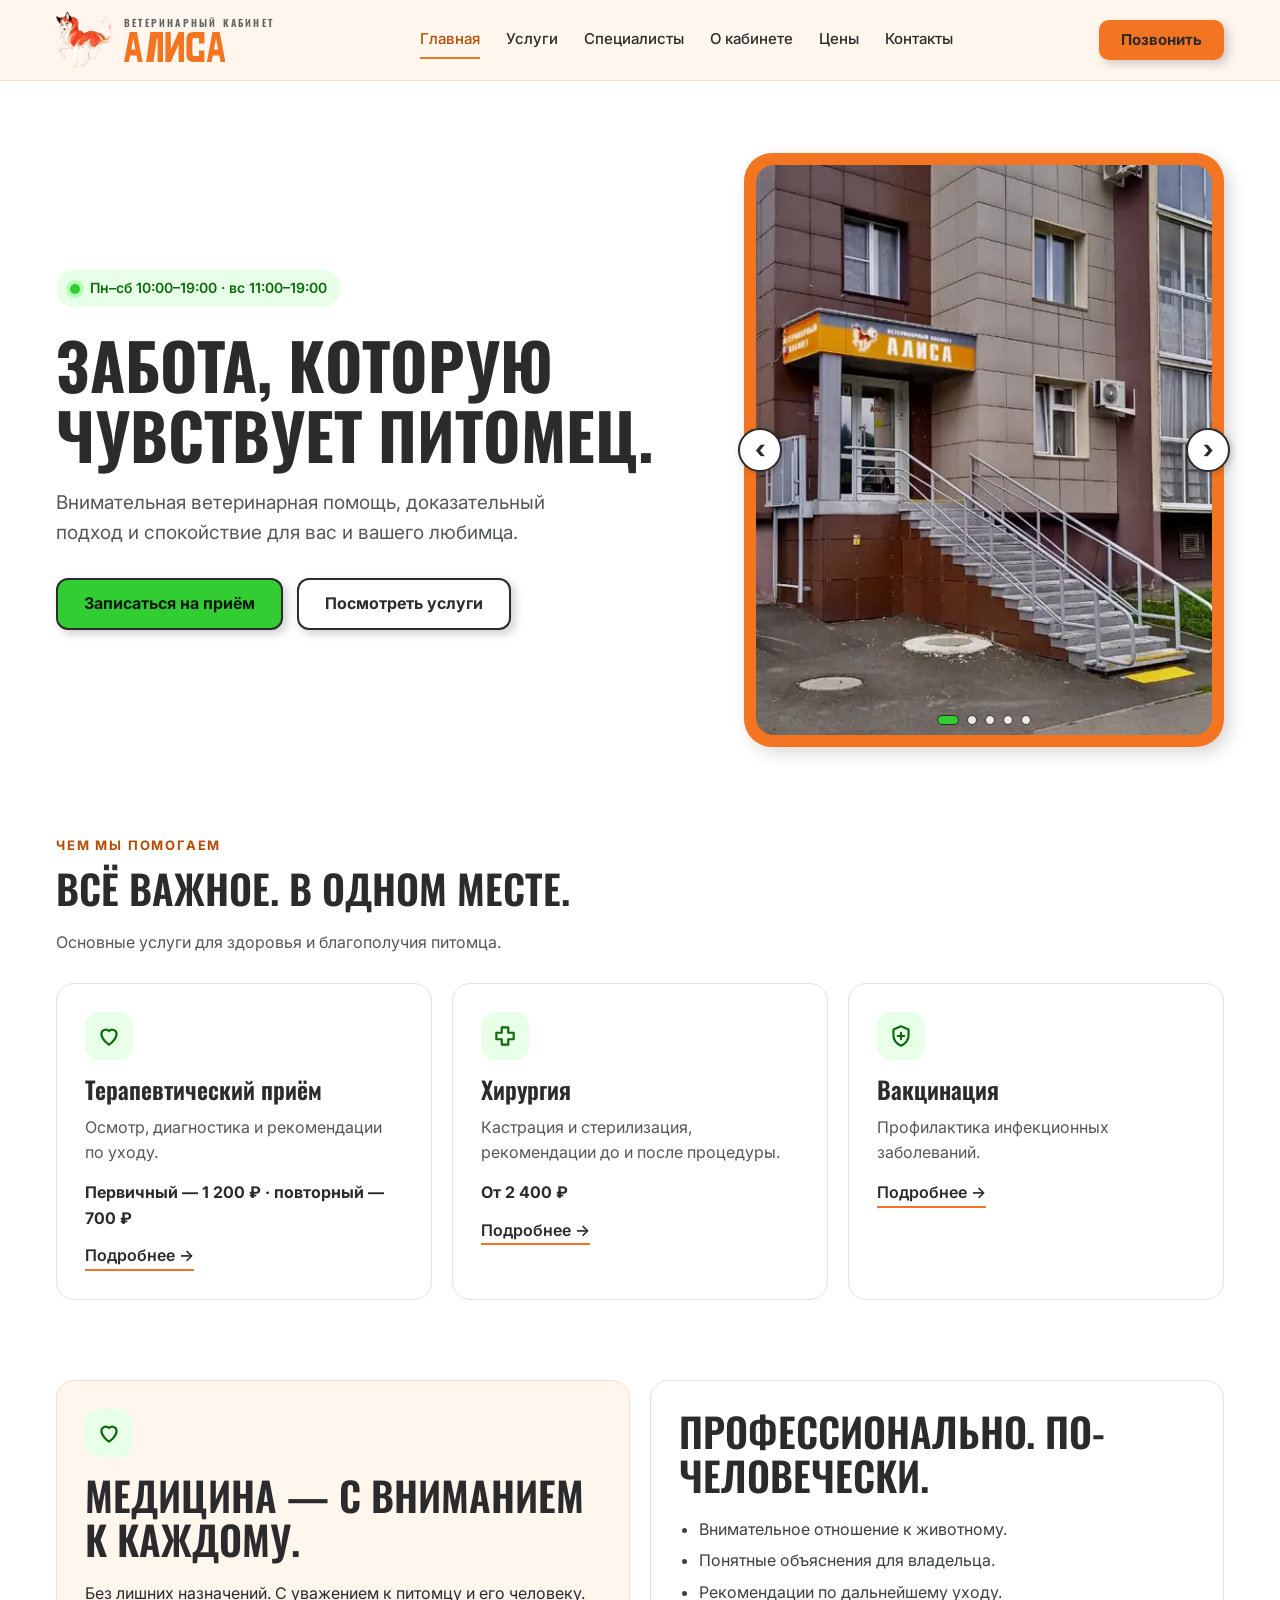
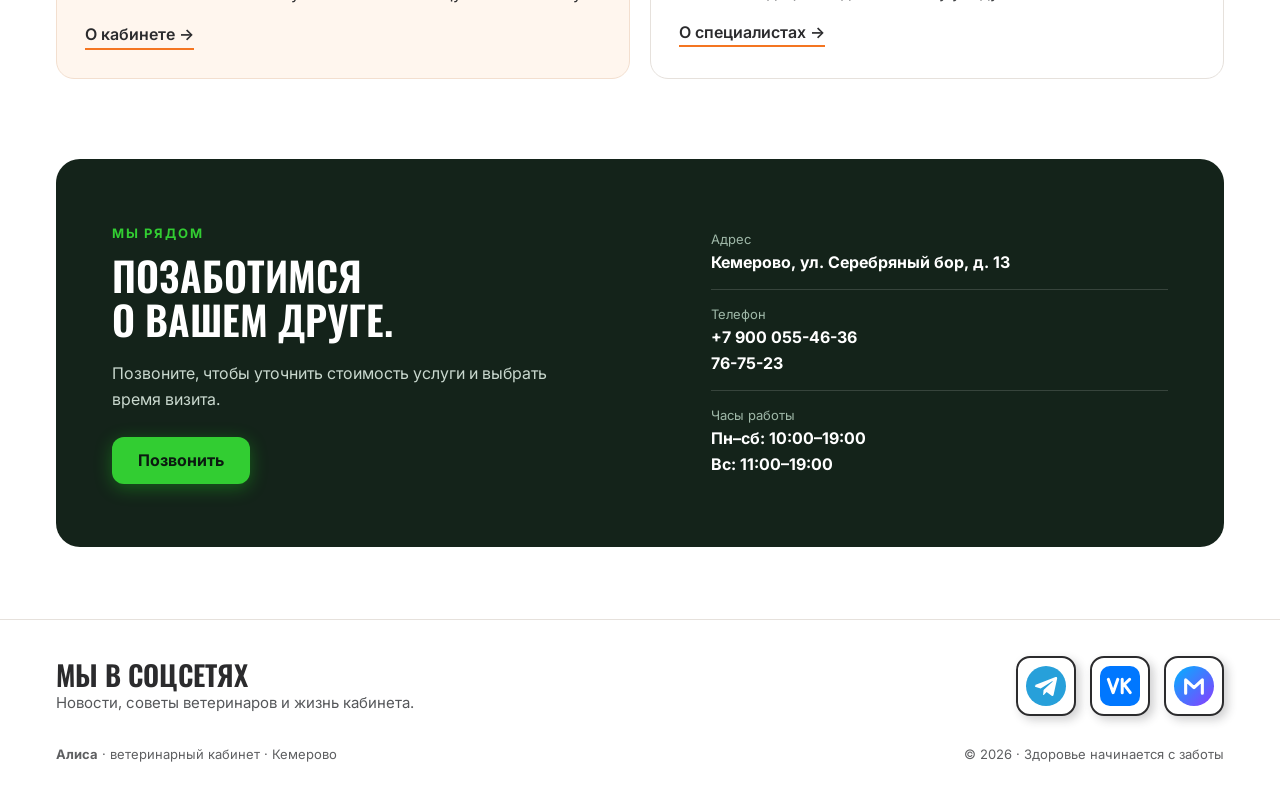
<file: index.html>
<!doctype html><html lang="ru"><head><meta charset="utf-8"><meta name="viewport" content="width=device-width,initial-scale=1"><meta name="theme-color" content="#F47521"><title>Ветеринарный кабинет «Алиса» — Кемерово</title><meta name="description" content="Ветеринарный кабинет «Алиса» в Кемерове: терапия, вакцинация, диагностика, хирургия. Пн–сб 10:00–19:00, вс 11:00–19:00. Тел. +7 900 055-46-36."><meta property="og:type" content="website"><meta property="og:locale" content="ru_RU"><meta property="og:title" content="Ветеринарный кабинет «Алиса» — Кемерово"><meta property="og:description" content="Ветеринарный кабинет «Алиса» в Кемерове: терапия, вакцинация, диагностика, хирургия. Пн–сб 10:00–19:00, вс 11:00–19:00. Тел. +7 900 055-46-36."><link rel="icon" href="img/favicon.svg" type="image/svg+xml"><link rel="apple-touch-icon" href="img/apple-touch-icon.png"><link rel="preconnect" href="https://fonts.googleapis.com"><link rel="preconnect" href="https://fonts.gstatic.com" crossorigin><link rel="stylesheet" href="css/style.css"><link rel="stylesheet" href="https://fonts.googleapis.com/css2?family=Inter:wght@400;500;600;700&amp;family=Oswald:wght@500;600;700&amp;display=swap"><script type="application/ld+json">{"@context":"https://schema.org","@type":"VeterinaryCare","name":"Ветеринарный кабинет «Алиса»","telephone":["+7 900 055-46-36","+7 3842 76-75-23"],"address":{"@type":"PostalAddress","addressLocality":"Кемерово","streetAddress":"ул. Серебряный бор, 13","addressCountry":"RU"},"openingHoursSpecification":[{"@type":"OpeningHoursSpecification","dayOfWeek":["Monday","Tuesday","Wednesday","Thursday","Friday","Saturday"],"opens":"10:00","closes":"19:00"},{"@type":"OpeningHoursSpecification","dayOfWeek":"Sunday","opens":"11:00","closes":"19:00"}],"sameAs":["https://t.me/alisa_vet42","https://vk.ru/alisa_vet42"]}</script></head><body ontouchstart=""><header class="nav"><div class="container nav-inner"><a class="brand" href="index.html" aria-label="Алиса — ветеринарный кабинет, на главную"><img src="img/mascot-sm.webp" alt="" width="56" height="56"><span><span class="cap">Ветеринарный кабинет</span><svg viewBox="0 0 338 100" role="img" aria-label="Алиса"><g fill="#F47521" fill-rule="evenodd"><path d="M0,100 L19,0 H43 L62,100 H46 L41.8,78 H20.2 L16,100 Z M31,21 L38,58 H24 Z"/><path transform="translate(70,0)" d="M18,0 H60 V100 H42 V22 H39.5 L28,100 H4 Z"/><path transform="translate(138,0)" d="M0,0 H18 V58 L44,0 H62 V100 H44 V42 L18,100 H0 Z"/><path transform="translate(208,0)" d="M60,0 H24 Q0,0 0,24 V76 Q0,100 24,100 H60 V62 H42 V80 H26 Q20,80 20,74 V26 Q20,20 26,20 H42 V38 H60 Z"/><path transform="translate(276,0)" d="M0,100 L19,0 H43 L62,100 H46 L41.8,78 H20.2 L16,100 Z M31,21 L38,58 H24 Z"/></g></svg></span></a><nav class="links" id="menu" aria-label="Основная навигация"><a href="index.html" aria-current="page">Главная</a><a href="services.html">Услуги</a><a href="specialists.html">Специалисты</a><a href="about.html">О кабинете</a><a href="prices.html">Цены</a><a href="contacts.html">Контакты</a></nav><div class="nav-act"><a class="btn orange" href="tel:+79000554636">Позвонить</a><button class="burger" type="button" aria-label="Меню" aria-controls="menu" aria-expanded="false"><span></span></button></div></div></header><main class="container"><section class="hero"><div><span class="badge"><i></i>Пн–сб 10:00–19:00 · вс 11:00–19:00</span><h1>Забота, которую<br>чувствует питомец.</h1><p>Внимательная ветеринарная помощь, доказательный подход и спокойствие для вас и вашего любимца.</p><div class="actions"><a class="btn" href="contacts.html">Записаться на приём</a><a class="btn secondary" href="services.html">Посмотреть услуги</a></div></div><div class="frame" role="group" aria-roledescription="карусель" aria-label="Фотографии кабинета и пациентов"><div class="slides" tabindex="0"><figure class="slide"><img src="img/home/h1.webp" alt="Вход в ветеринарный кабинет «Алиса» в Кемерове" style="object-position:50% 30%" width="640" height="800"></figure><figure class="slide"><img src="img/home/h2.webp" alt="Рыжий кот на приёме в кабинете «Алиса»" style="object-position:50% 55%" width="640" height="800" loading="lazy"></figure><figure class="slide"><img src="img/home/h3.webp" alt="Пушистый белый котёнок на смотровом столе" style="object-position:50% 50%" width="640" height="800" loading="lazy"></figure><figure class="slide"><img src="img/home/h4.webp" alt="Полосатый кот отдыхает на солнце" style="object-position:50% 45%" width="640" height="800" loading="lazy"></figure><figure class="slide"><img src="img/home/h5.webp" alt="Чёрный кот наблюдает со шкафа в холле" style="object-position:45% 40%" width="640" height="800" loading="lazy"></figure></div><button type="button" class="fnav prev" aria-label="Предыдущее фото">‹</button><button type="button" class="fnav next" aria-label="Следующее фото">›</button><div class="dots"><button type="button" aria-label="Фото 1" aria-current="true"></button><button type="button" aria-label="Фото 2"></button><button type="button" aria-label="Фото 3"></button><button type="button" aria-label="Фото 4"></button><button type="button" aria-label="Фото 5"></button></div></div></section><section class="section"><div class="section-head"><div class="eyebrow">Чем мы помогаем</div><h2>Всё важное. В одном месте.</h2><p>Основные услуги для здоровья и благополучия питомца.</p></div><div class="grid"><article class="card"><div class="symbol"><svg viewBox="0 0 24 24" fill="none" stroke="currentColor" stroke-width="2" stroke-linecap="round" stroke-linejoin="round" aria-hidden="true"><path d="M12 20s-7-4.4-7-10a4 4 0 0 1 7-2.5A4 4 0 0 1 19 10c0 5.6-7 10-7 10z"/></svg></div><h3>Терапевтический приём</h3><p>Осмотр, диагностика и рекомендации по уходу.</p><div class="price">Первичный — 1 200 ₽ · повторный — 700 ₽</div><a class="link" href="therapy.html">Подробнее →</a></article><article class="card"><div class="symbol"><svg viewBox="0 0 24 24" fill="none" stroke="currentColor" stroke-width="2" stroke-linecap="round" stroke-linejoin="round" aria-hidden="true"><path d="M9 4h6v5h5v6h-5v5H9v-5H4V9h5z"/></svg></div><h3>Хирургия</h3><p>Кастрация и стерилизация, рекомендации до и после процедуры.</p><div class="price">От 2 400 ₽</div><a class="link" href="surgery.html">Подробнее →</a></article><article class="card"><div class="symbol"><svg viewBox="0 0 24 24" fill="none" stroke="currentColor" stroke-width="2" stroke-linecap="round" stroke-linejoin="round" aria-hidden="true"><path d="M12 3l7 3v5c0 5-3 8-7 10-4-2-7-5-7-10V6z"/><path d="M12 9v6M9 12h6"/></svg></div><h3>Вакцинация</h3><p>Профилактика инфекционных заболеваний.</p><a class="link" href="vaccination.html">Подробнее →</a></article></div></section><section class="section split"><div class="panel tint"><div class="symbol"><svg viewBox="0 0 24 24" fill="none" stroke="currentColor" stroke-width="2" stroke-linecap="round" stroke-linejoin="round" aria-hidden="true"><path d="M12 20s-7-4.4-7-10a4 4 0 0 1 7-2.5A4 4 0 0 1 19 10c0 5.6-7 10-7 10z"/></svg></div><h2>Медицина — с вниманием к каждому.</h2><p>Без лишних назначений. С уважением к питомцу и его человеку.</p><a class="link" href="about.html">О кабинете →</a></div><div class="panel"><h2>Профессионально. По-человечески.</h2><ul><li>Внимательное отношение к животному.</li><li>Понятные объяснения для владельца.</li><li>Рекомендации по дальнейшему уходу.</li></ul><a class="link" href="specialists.html">О специалистах →</a></div></section><section class="section"><div class="contact"><div><div class="eyebrow">Мы рядом</div><h2>Позаботимся<br>о вашем друге.</h2><p>Позвоните, чтобы уточнить стоимость услуги и выбрать время визита.</p><a class="btn" href="tel:+79000554636">Позвонить</a></div><div><div class="detail"><small>Адрес</small><strong>Кемерово, ул. Серебряный бор, д. 13</strong></div><div class="detail"><small>Телефон</small><strong><a href="tel:+79000554636">+7 900 055-46-36</a></strong><br><strong><a href="tel:+73842767523">76-75-23</a></strong></div><div class="detail"><small>Часы работы</small><strong>Пн–сб: 10:00–19:00</strong><br><strong>Вс: 11:00–19:00</strong></div></div></div></section></main><footer class="footer container"><div class="footer-top"><div><div class="soc-t">Мы в соцсетях</div><div class="soc-s">Новости, советы ветеринаров и жизнь кабинета.</div></div><div class="soc"><a class="ib" href="https://t.me/alisa_vet42" target="_blank" rel="noopener" aria-label="Telegram"><svg viewBox="0 0 36 36" aria-hidden="true"><circle cx="18" cy="18" r="18" fill="#27A0DA"/><path fill="#fff" d="M7.6 17.4 L26.6 10 c.9-.3 1.6.2 1.4 1.4 L24.8 26 c-.2 1-.9 1.3-1.7.8 l-4.5-3.3 -2.2 2.1 c-.3.3-.5.5-1 .5 l.4-4.6 8.3-7.5 c.4-.3-.1-.5-.6-.2 l-10.3 6.5 -4.4-1.4 c-1-.3-1-1 .2-1.5z"/></svg></a><a class="ib" href="https://vk.ru/alisa_vet42" target="_blank" rel="noopener" aria-label="VK"><svg viewBox="0 0 36 36" aria-hidden="true"><rect width="36" height="36" rx="9" fill="#0077FF"/><g fill="none" stroke="#fff" stroke-width="2.7" stroke-linecap="round" stroke-linejoin="round"><path d="M7.5 12 L11.8 24 L16 12"/><path d="M20 12 V24 M26.6 12 L20.4 18 M22 17 L27.2 24"/></g></svg></a><!-- MAX: добавить ссылку на профиль, когда она появится (сейчас — по номеру +7 900 055 46 36) --><span class="ib" role="img" aria-label="MAX: +7 900 055 46 36" title="MAX: +7 900 055 46 36"><svg viewBox="0 0 36 36" aria-hidden="true"><defs><linearGradient id="mx" x1="0" y1="0" x2="1" y2="1"><stop offset="0" stop-color="#00B2FF"/><stop offset="1" stop-color="#8A3CFF"/></linearGradient></defs><circle cx="18" cy="18" r="18" fill="url(#mx)"/><path d="M10.5 24.5 V12.5 L18 19.5 L25.5 12.5 V24.5" fill="none" stroke="#fff" stroke-width="2.8" stroke-linecap="round" stroke-linejoin="round"/></svg></span></div></div><div class="footer-bottom"><span><strong>Алиса</strong> · ветеринарный кабинет · Кемерово</span><span>© <span data-year>2026</span> · Здоровье начинается с заботы</span></div></footer><script src="js/script.js"></script></body></html>
</file>
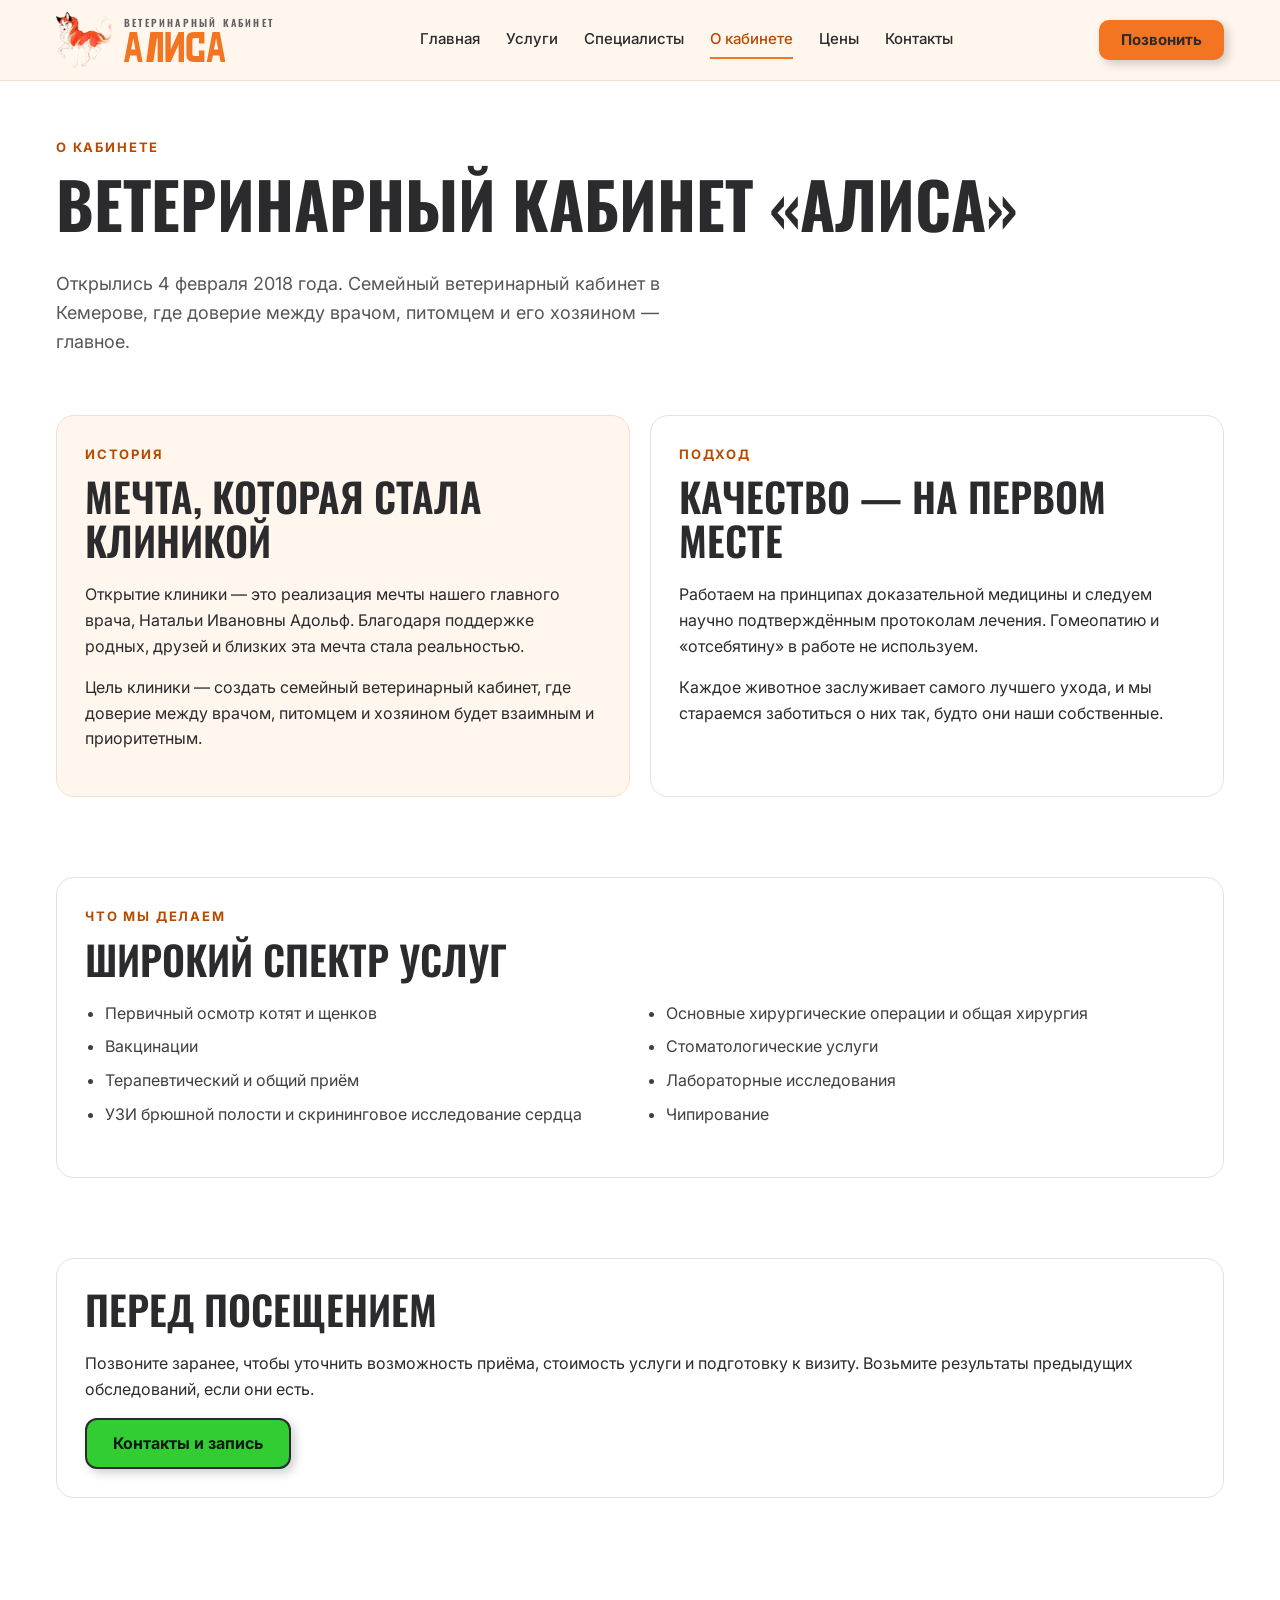
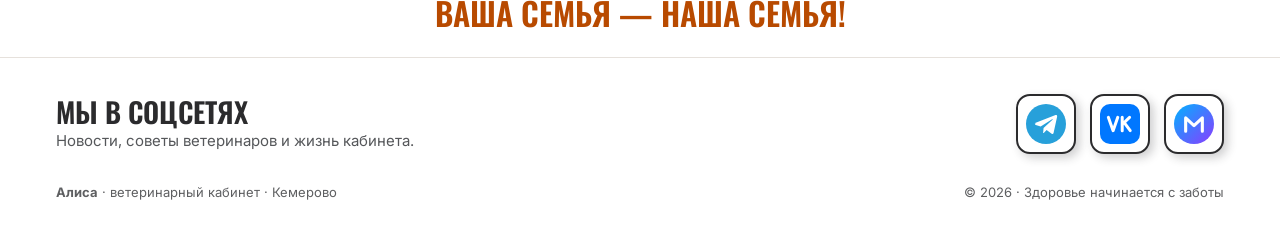
<file: about.html>
<!doctype html><html lang="ru"><head><meta charset="utf-8"><meta name="viewport" content="width=device-width,initial-scale=1"><meta name="theme-color" content="#F47521"><title>О кабинете — ветеринарный кабинет «Алиса»</title><meta name="description" content="О ветеринарном кабинете «Алиса» в Кемерове: подход к работе и подготовка к визиту."><meta property="og:type" content="website"><meta property="og:locale" content="ru_RU"><meta property="og:title" content="О кабинете — ветеринарный кабинет «Алиса»"><meta property="og:description" content="О ветеринарном кабинете «Алиса» в Кемерове: подход к работе и подготовка к визиту."><link rel="icon" href="img/favicon.svg" type="image/svg+xml"><link rel="apple-touch-icon" href="img/apple-touch-icon.png"><link rel="preconnect" href="https://fonts.googleapis.com"><link rel="preconnect" href="https://fonts.gstatic.com" crossorigin><link rel="stylesheet" href="css/style.css"><link rel="stylesheet" href="https://fonts.googleapis.com/css2?family=Inter:wght@400;500;600;700&amp;family=Oswald:wght@500;600;700&amp;display=swap"></head><body ontouchstart=""><header class="nav"><div class="container nav-inner"><a class="brand" href="index.html" aria-label="Алиса — ветеринарный кабинет, на главную"><img src="img/mascot-sm.webp" alt="" width="56" height="56"><span><span class="cap">Ветеринарный кабинет</span><svg viewBox="0 0 338 100" role="img" aria-label="Алиса"><g fill="#F47521" fill-rule="evenodd"><path d="M0,100 L19,0 H43 L62,100 H46 L41.8,78 H20.2 L16,100 Z M31,21 L38,58 H24 Z"/><path transform="translate(70,0)" d="M18,0 H60 V100 H42 V22 H39.5 L28,100 H4 Z"/><path transform="translate(138,0)" d="M0,0 H18 V58 L44,0 H62 V100 H44 V42 L18,100 H0 Z"/><path transform="translate(208,0)" d="M60,0 H24 Q0,0 0,24 V76 Q0,100 24,100 H60 V62 H42 V80 H26 Q20,80 20,74 V26 Q20,20 26,20 H42 V38 H60 Z"/><path transform="translate(276,0)" d="M0,100 L19,0 H43 L62,100 H46 L41.8,78 H20.2 L16,100 Z M31,21 L38,58 H24 Z"/></g></svg></span></a><nav class="links" id="menu" aria-label="Основная навигация"><a href="index.html">Главная</a><a href="services.html">Услуги</a><a href="specialists.html">Специалисты</a><a href="about.html" aria-current="page">О кабинете</a><a href="prices.html">Цены</a><a href="contacts.html">Контакты</a></nav><div class="nav-act"><a class="btn orange" href="tel:+79000554636">Позвонить</a><button class="burger" type="button" aria-label="Меню" aria-controls="menu" aria-expanded="false"><span></span></button></div></div></header><main class="container"><section class="page-intro"><div class="eyebrow">О кабинете</div><h1>Ветеринарный кабинет «Алиса»</h1><p>Открылись 4 февраля 2018 года. Семейный ветеринарный кабинет в Кемерове, где доверие между врачом, питомцем и его хозяином — главное.</p></section><section class="section split"><div class="panel tint"><div class="eyebrow">История</div><h2>Мечта, которая стала клиникой</h2><p>Открытие клиники — это реализация мечты нашего главного врача, Натальи Ивановны Адольф. Благодаря поддержке родных, друзей и близких эта мечта стала реальностью.</p><p>Цель клиники — создать семейный ветеринарный кабинет, где доверие между врачом, питомцем и хозяином будет взаимным и приоритетным.</p></div><div class="panel"><div class="eyebrow">Подход</div><h2>Качество — на первом месте</h2><p>Работаем на принципах доказательной медицины и следуем научно подтверждённым протоколам лечения. Гомеопатию и «отсебятину» в работе не используем.</p><p>Каждое животное заслуживает самого лучшего ухода, и мы стараемся заботиться о них так, будто они наши собственные.</p></div></section><section class="section"><div class="panel"><div class="eyebrow">Что мы делаем</div><h2>Широкий спектр услуг</h2><ul class="cols"><li>Первичный осмотр котят и щенков</li><li>Вакцинации</li><li>Терапевтический и общий приём</li><li>УЗИ брюшной полости и скрининговое исследование сердца</li><li>Основные хирургические операции и общая хирургия</li><li>Стоматологические услуги</li><li>Лабораторные исследования</li><li>Чипирование</li></ul></div></section><section class="section"><div class="panel"><h2>Перед посещением</h2><p>Позвоните заранее, чтобы уточнить возможность приёма, стоимость услуги и подготовку к визиту. Возьмите результаты предыдущих обследований, если они есть.</p><a class="btn" href="contacts.html">Контакты и запись</a></div></section><p class="motto">Ваша семья — наша семья!</p></main><footer class="footer container"><div class="footer-top"><div><div class="soc-t">Мы в соцсетях</div><div class="soc-s">Новости, советы ветеринаров и жизнь кабинета.</div></div><div class="soc"><a class="ib" href="https://t.me/alisa_vet42" target="_blank" rel="noopener" aria-label="Telegram"><svg viewBox="0 0 36 36" aria-hidden="true"><circle cx="18" cy="18" r="18" fill="#27A0DA"/><path fill="#fff" d="M7.6 17.4 L26.6 10 c.9-.3 1.6.2 1.4 1.4 L24.8 26 c-.2 1-.9 1.3-1.7.8 l-4.5-3.3 -2.2 2.1 c-.3.3-.5.5-1 .5 l.4-4.6 8.3-7.5 c.4-.3-.1-.5-.6-.2 l-10.3 6.5 -4.4-1.4 c-1-.3-1-1 .2-1.5z"/></svg></a><a class="ib" href="https://vk.ru/alisa_vet42" target="_blank" rel="noopener" aria-label="VK"><svg viewBox="0 0 36 36" aria-hidden="true"><rect width="36" height="36" rx="9" fill="#0077FF"/><g fill="none" stroke="#fff" stroke-width="2.7" stroke-linecap="round" stroke-linejoin="round"><path d="M7.5 12 L11.8 24 L16 12"/><path d="M20 12 V24 M26.6 12 L20.4 18 M22 17 L27.2 24"/></g></svg></a><!-- MAX: добавить ссылку на профиль, когда она появится (сейчас — по номеру +7 900 055 46 36) --><span class="ib" role="img" aria-label="MAX: +7 900 055 46 36" title="MAX: +7 900 055 46 36"><svg viewBox="0 0 36 36" aria-hidden="true"><defs><linearGradient id="mx" x1="0" y1="0" x2="1" y2="1"><stop offset="0" stop-color="#00B2FF"/><stop offset="1" stop-color="#8A3CFF"/></linearGradient></defs><circle cx="18" cy="18" r="18" fill="url(#mx)"/><path d="M10.5 24.5 V12.5 L18 19.5 L25.5 12.5 V24.5" fill="none" stroke="#fff" stroke-width="2.8" stroke-linecap="round" stroke-linejoin="round"/></svg></span></div></div><div class="footer-bottom"><span><strong>Алиса</strong> · ветеринарный кабинет · Кемерово</span><span>© <span data-year>2026</span> · Здоровье начинается с заботы</span></div></footer><script src="js/script.js"></script></body></html>
</file>
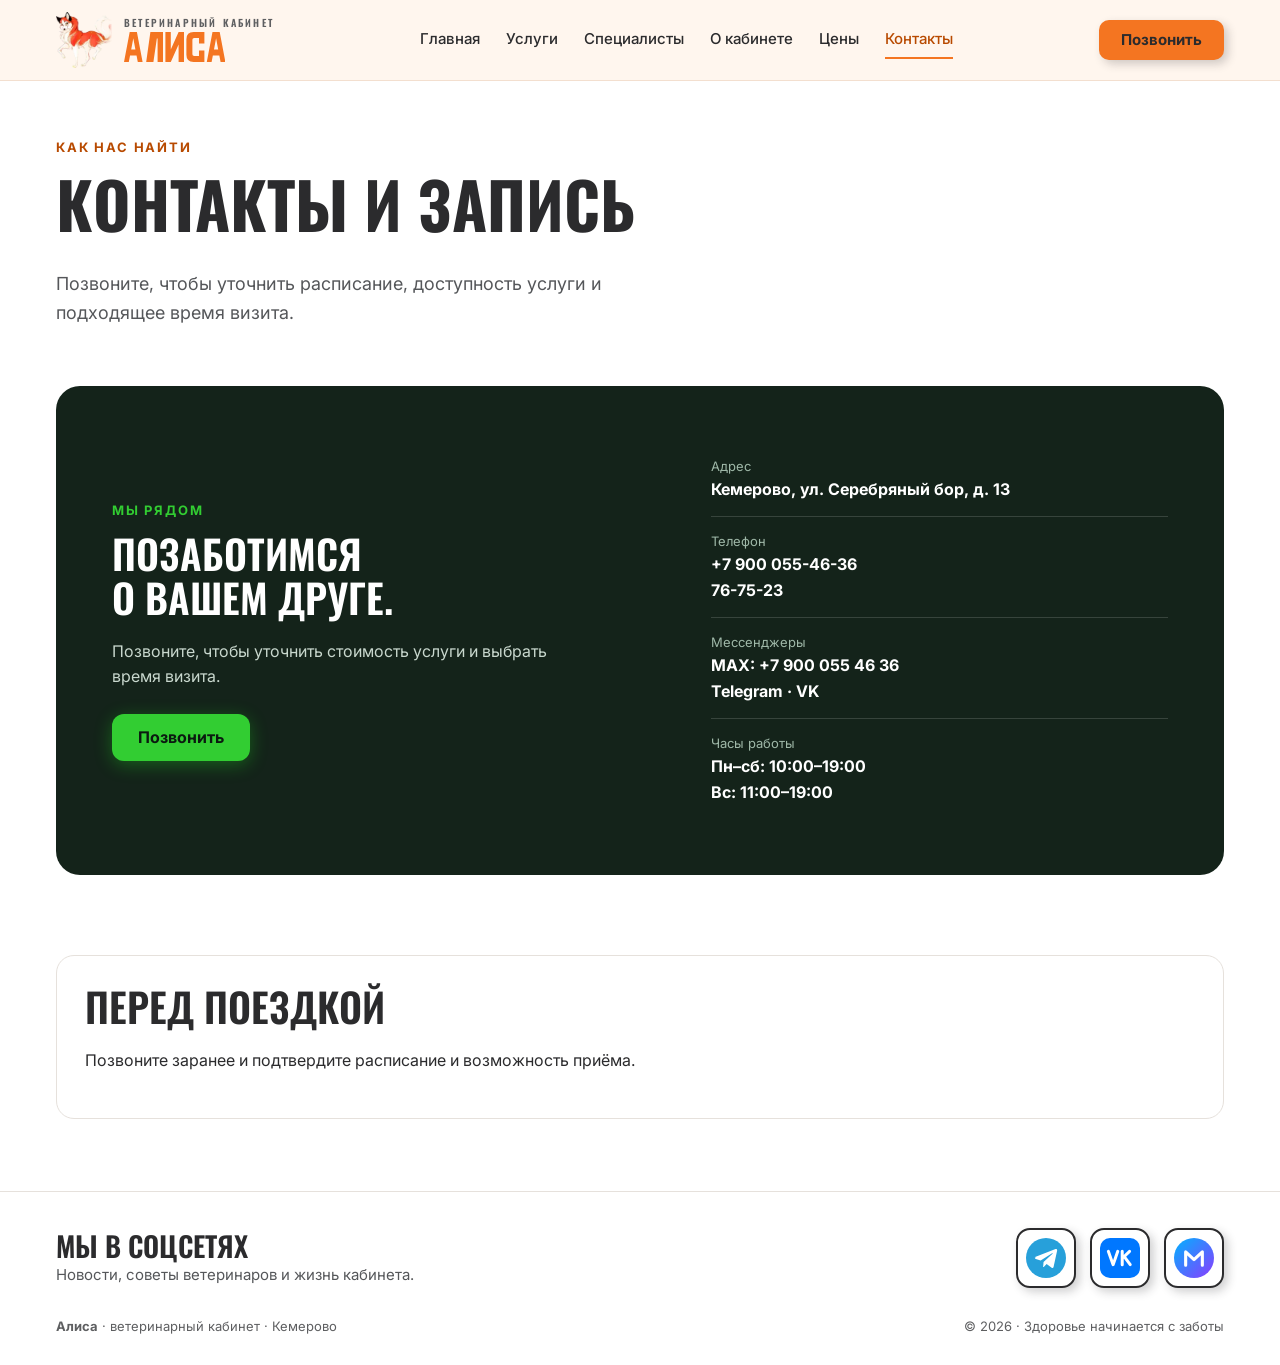
<file: contacts.html>
<!doctype html><html lang="ru"><head><meta charset="utf-8"><meta name="viewport" content="width=device-width,initial-scale=1"><meta name="theme-color" content="#F47521"><title>Контакты и запись — ветеринарный кабинет «Алиса»</title><meta name="description" content="Адрес: Кемерово, ул. Серебряный бор, 13. Телефоны +7 900 055-46-36, 76-75-23. Пн–сб 10:00–19:00, вс 11:00–19:00."><meta property="og:type" content="website"><meta property="og:locale" content="ru_RU"><meta property="og:title" content="Контакты и запись — ветеринарный кабинет «Алиса»"><meta property="og:description" content="Адрес: Кемерово, ул. Серебряный бор, 13. Телефоны +7 900 055-46-36, 76-75-23. Пн–сб 10:00–19:00, вс 11:00–19:00."><link rel="icon" href="img/favicon.svg" type="image/svg+xml"><link rel="apple-touch-icon" href="img/apple-touch-icon.png"><link rel="preconnect" href="https://fonts.googleapis.com"><link rel="preconnect" href="https://fonts.gstatic.com" crossorigin><link rel="stylesheet" href="css/style.css"><link rel="stylesheet" href="https://fonts.googleapis.com/css2?family=Inter:wght@400;500;600;700&amp;family=Oswald:wght@500;600;700&amp;display=swap"></head><body ontouchstart=""><header class="nav"><div class="container nav-inner"><a class="brand" href="index.html" aria-label="Алиса — ветеринарный кабинет, на главную"><img src="img/mascot-sm.webp" alt="" width="56" height="56"><span><span class="cap">Ветеринарный кабинет</span><svg viewBox="0 0 338 100" role="img" aria-label="Алиса"><g fill="#F47521" fill-rule="evenodd"><path d="M0,100 L19,0 H43 L62,100 H46 L41.8,78 H20.2 L16,100 Z M31,21 L38,58 H24 Z"/><path transform="translate(70,0)" d="M18,0 H60 V100 H42 V22 H39.5 L28,100 H4 Z"/><path transform="translate(138,0)" d="M0,0 H18 V58 L44,0 H62 V100 H44 V42 L18,100 H0 Z"/><path transform="translate(208,0)" d="M60,0 H24 Q0,0 0,24 V76 Q0,100 24,100 H60 V62 H42 V80 H26 Q20,80 20,74 V26 Q20,20 26,20 H42 V38 H60 Z"/><path transform="translate(276,0)" d="M0,100 L19,0 H43 L62,100 H46 L41.8,78 H20.2 L16,100 Z M31,21 L38,58 H24 Z"/></g></svg></span></a><nav class="links" id="menu" aria-label="Основная навигация"><a href="index.html">Главная</a><a href="services.html">Услуги</a><a href="specialists.html">Специалисты</a><a href="about.html">О кабинете</a><a href="prices.html">Цены</a><a href="contacts.html" aria-current="page">Контакты</a></nav><div class="nav-act"><a class="btn orange" href="tel:+79000554636">Позвонить</a><button class="burger" type="button" aria-label="Меню" aria-controls="menu" aria-expanded="false"><span></span></button></div></div></header><main class="container"><section class="page-intro"><div class="eyebrow">Как нас найти</div><h1>Контакты и запись</h1><p>Позвоните, чтобы уточнить расписание, доступность услуги и подходящее время визита.</p></section><section class="section"><div class="contact"><div><div class="eyebrow">Мы рядом</div><h2>Позаботимся<br>о вашем друге.</h2><p>Позвоните, чтобы уточнить стоимость услуги и выбрать время визита.</p><a class="btn" href="tel:+79000554636">Позвонить</a></div><div><div class="detail"><small>Адрес</small><strong>Кемерово, ул. Серебряный бор, д. 13</strong></div><div class="detail"><small>Телефон</small><strong><a href="tel:+79000554636">+7 900 055-46-36</a></strong><br><strong><a href="tel:+73842767523">76-75-23</a></strong></div><div class="detail"><small>Мессенджеры</small><strong>MAX: +7 900 055 46 36</strong><br><strong><a href="https://t.me/alisa_vet42" target="_blank" rel="noopener">Telegram</a> · <a href="https://vk.ru/alisa_vet42" target="_blank" rel="noopener">VK</a></strong></div><div class="detail"><small>Часы работы</small><strong>Пн–сб: 10:00–19:00</strong><br><strong>Вс: 11:00–19:00</strong></div></div></div></section><section class="section"><div class="panel"><h2>Перед поездкой</h2><p>Позвоните заранее и подтвердите расписание и возможность приёма.</p></div></section></main><footer class="footer container"><div class="footer-top"><div><div class="soc-t">Мы в соцсетях</div><div class="soc-s">Новости, советы ветеринаров и жизнь кабинета.</div></div><div class="soc"><a class="ib" href="https://t.me/alisa_vet42" target="_blank" rel="noopener" aria-label="Telegram"><svg viewBox="0 0 36 36" aria-hidden="true"><circle cx="18" cy="18" r="18" fill="#27A0DA"/><path fill="#fff" d="M7.6 17.4 L26.6 10 c.9-.3 1.6.2 1.4 1.4 L24.8 26 c-.2 1-.9 1.3-1.7.8 l-4.5-3.3 -2.2 2.1 c-.3.3-.5.5-1 .5 l.4-4.6 8.3-7.5 c.4-.3-.1-.5-.6-.2 l-10.3 6.5 -4.4-1.4 c-1-.3-1-1 .2-1.5z"/></svg></a><a class="ib" href="https://vk.ru/alisa_vet42" target="_blank" rel="noopener" aria-label="VK"><svg viewBox="0 0 36 36" aria-hidden="true"><rect width="36" height="36" rx="9" fill="#0077FF"/><g fill="none" stroke="#fff" stroke-width="2.7" stroke-linecap="round" stroke-linejoin="round"><path d="M7.5 12 L11.8 24 L16 12"/><path d="M20 12 V24 M26.6 12 L20.4 18 M22 17 L27.2 24"/></g></svg></a><!-- MAX: добавить ссылку на профиль, когда она появится (сейчас — по номеру +7 900 055 46 36) --><span class="ib" role="img" aria-label="MAX: +7 900 055 46 36" title="MAX: +7 900 055 46 36"><svg viewBox="0 0 36 36" aria-hidden="true"><defs><linearGradient id="mx" x1="0" y1="0" x2="1" y2="1"><stop offset="0" stop-color="#00B2FF"/><stop offset="1" stop-color="#8A3CFF"/></linearGradient></defs><circle cx="18" cy="18" r="18" fill="url(#mx)"/><path d="M10.5 24.5 V12.5 L18 19.5 L25.5 12.5 V24.5" fill="none" stroke="#fff" stroke-width="2.8" stroke-linecap="round" stroke-linejoin="round"/></svg></span></div></div><div class="footer-bottom"><span><strong>Алиса</strong> · ветеринарный кабинет · Кемерово</span><span>© <span data-year>2026</span> · Здоровье начинается с заботы</span></div></footer><script src="js/script.js"></script></body></html>
</file>
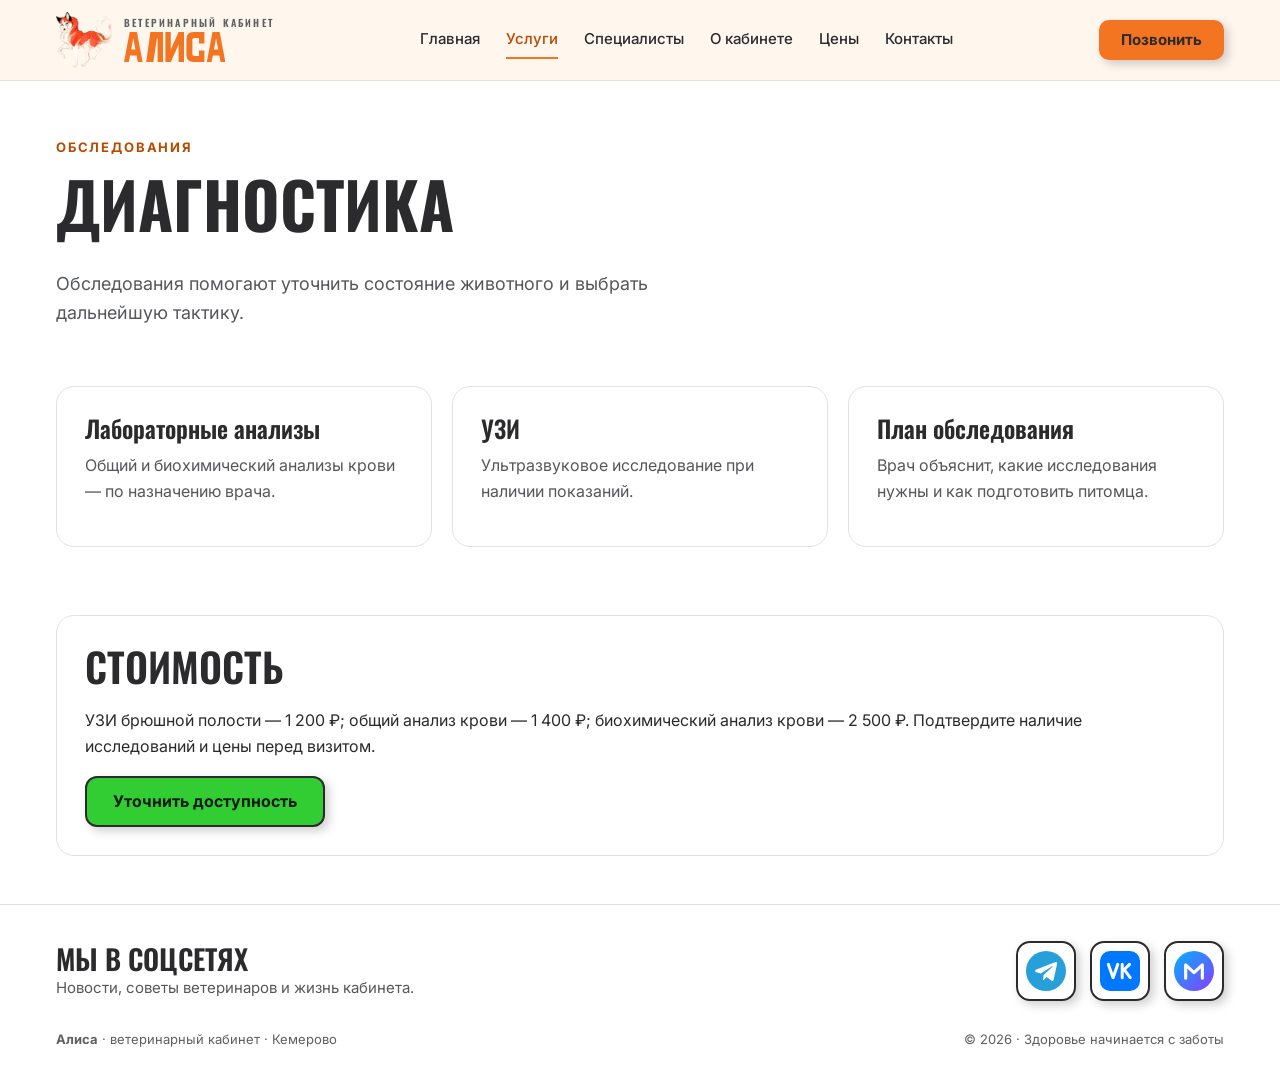
<file: diagnostics.html>
<!doctype html><html lang="ru"><head><meta charset="utf-8"><meta name="viewport" content="width=device-width,initial-scale=1"><meta name="theme-color" content="#F47521"><title>Диагностика — ветеринарный кабинет «Алиса»</title><meta name="description" content="Лабораторная диагностика и УЗИ для домашних животных в Кемерове."><meta property="og:type" content="website"><meta property="og:locale" content="ru_RU"><meta property="og:title" content="Диагностика — ветеринарный кабинет «Алиса»"><meta property="og:description" content="Лабораторная диагностика и УЗИ для домашних животных в Кемерове."><link rel="icon" href="img/favicon.svg" type="image/svg+xml"><link rel="apple-touch-icon" href="img/apple-touch-icon.png"><link rel="preconnect" href="https://fonts.googleapis.com"><link rel="preconnect" href="https://fonts.gstatic.com" crossorigin><link rel="stylesheet" href="css/style.css"><link rel="stylesheet" href="https://fonts.googleapis.com/css2?family=Inter:wght@400;500;600;700&amp;family=Oswald:wght@500;600;700&amp;display=swap"></head><body ontouchstart=""><header class="nav"><div class="container nav-inner"><a class="brand" href="index.html" aria-label="Алиса — ветеринарный кабинет, на главную"><img src="img/mascot-sm.webp" alt="" width="56" height="56"><span><span class="cap">Ветеринарный кабинет</span><svg viewBox="0 0 338 100" role="img" aria-label="Алиса"><g fill="#F47521" fill-rule="evenodd"><path d="M0,100 L19,0 H43 L62,100 H46 L41.8,78 H20.2 L16,100 Z M31,21 L38,58 H24 Z"/><path transform="translate(70,0)" d="M18,0 H60 V100 H42 V22 H39.5 L28,100 H4 Z"/><path transform="translate(138,0)" d="M0,0 H18 V58 L44,0 H62 V100 H44 V42 L18,100 H0 Z"/><path transform="translate(208,0)" d="M60,0 H24 Q0,0 0,24 V76 Q0,100 24,100 H60 V62 H42 V80 H26 Q20,80 20,74 V26 Q20,20 26,20 H42 V38 H60 Z"/><path transform="translate(276,0)" d="M0,100 L19,0 H43 L62,100 H46 L41.8,78 H20.2 L16,100 Z M31,21 L38,58 H24 Z"/></g></svg></span></a><nav class="links" id="menu" aria-label="Основная навигация"><a href="index.html">Главная</a><a href="services.html" aria-current="page">Услуги</a><a href="specialists.html">Специалисты</a><a href="about.html">О кабинете</a><a href="prices.html">Цены</a><a href="contacts.html">Контакты</a></nav><div class="nav-act"><a class="btn orange" href="tel:+79000554636">Позвонить</a><button class="burger" type="button" aria-label="Меню" aria-controls="menu" aria-expanded="false"><span></span></button></div></div></header><main class="container"><section class="page-intro"><div class="eyebrow">Обследования</div><h1>Диагностика</h1><p>Обследования помогают уточнить состояние животного и выбрать дальнейшую тактику.</p></section><section class="section grid"><article class="card"><h3>Лабораторные анализы</h3><p>Общий и биохимический анализы крови — по назначению врача.</p></article><article class="card"><h3>УЗИ</h3><p>Ультразвуковое исследование при наличии показаний.</p></article><article class="card"><h3>План обследования</h3><p>Врач объяснит, какие исследования нужны и как подготовить питомца.</p></article></section><div class="panel"><h2>Стоимость</h2><p>УЗИ брюшной полости — 1 200 ₽; общий анализ крови — 1 400 ₽; биохимический анализ крови — 2 500 ₽. Подтвердите наличие исследований и цены перед визитом.</p><a class="btn" href="tel:+79000554636">Уточнить доступность</a></div></main><footer class="footer container"><div class="footer-top"><div><div class="soc-t">Мы в соцсетях</div><div class="soc-s">Новости, советы ветеринаров и жизнь кабинета.</div></div><div class="soc"><a class="ib" href="https://t.me/alisa_vet42" target="_blank" rel="noopener" aria-label="Telegram"><svg viewBox="0 0 36 36" aria-hidden="true"><circle cx="18" cy="18" r="18" fill="#27A0DA"/><path fill="#fff" d="M7.6 17.4 L26.6 10 c.9-.3 1.6.2 1.4 1.4 L24.8 26 c-.2 1-.9 1.3-1.7.8 l-4.5-3.3 -2.2 2.1 c-.3.3-.5.5-1 .5 l.4-4.6 8.3-7.5 c.4-.3-.1-.5-.6-.2 l-10.3 6.5 -4.4-1.4 c-1-.3-1-1 .2-1.5z"/></svg></a><a class="ib" href="https://vk.ru/alisa_vet42" target="_blank" rel="noopener" aria-label="VK"><svg viewBox="0 0 36 36" aria-hidden="true"><rect width="36" height="36" rx="9" fill="#0077FF"/><g fill="none" stroke="#fff" stroke-width="2.7" stroke-linecap="round" stroke-linejoin="round"><path d="M7.5 12 L11.8 24 L16 12"/><path d="M20 12 V24 M26.6 12 L20.4 18 M22 17 L27.2 24"/></g></svg></a><!-- MAX: добавить ссылку на профиль, когда она появится (сейчас — по номеру +7 900 055 46 36) --><span class="ib" role="img" aria-label="MAX: +7 900 055 46 36" title="MAX: +7 900 055 46 36"><svg viewBox="0 0 36 36" aria-hidden="true"><defs><linearGradient id="mx" x1="0" y1="0" x2="1" y2="1"><stop offset="0" stop-color="#00B2FF"/><stop offset="1" stop-color="#8A3CFF"/></linearGradient></defs><circle cx="18" cy="18" r="18" fill="url(#mx)"/><path d="M10.5 24.5 V12.5 L18 19.5 L25.5 12.5 V24.5" fill="none" stroke="#fff" stroke-width="2.8" stroke-linecap="round" stroke-linejoin="round"/></svg></span></div></div><div class="footer-bottom"><span><strong>Алиса</strong> · ветеринарный кабинет · Кемерово</span><span>© <span data-year>2026</span> · Здоровье начинается с заботы</span></div></footer><script src="js/script.js"></script></body></html>
</file>
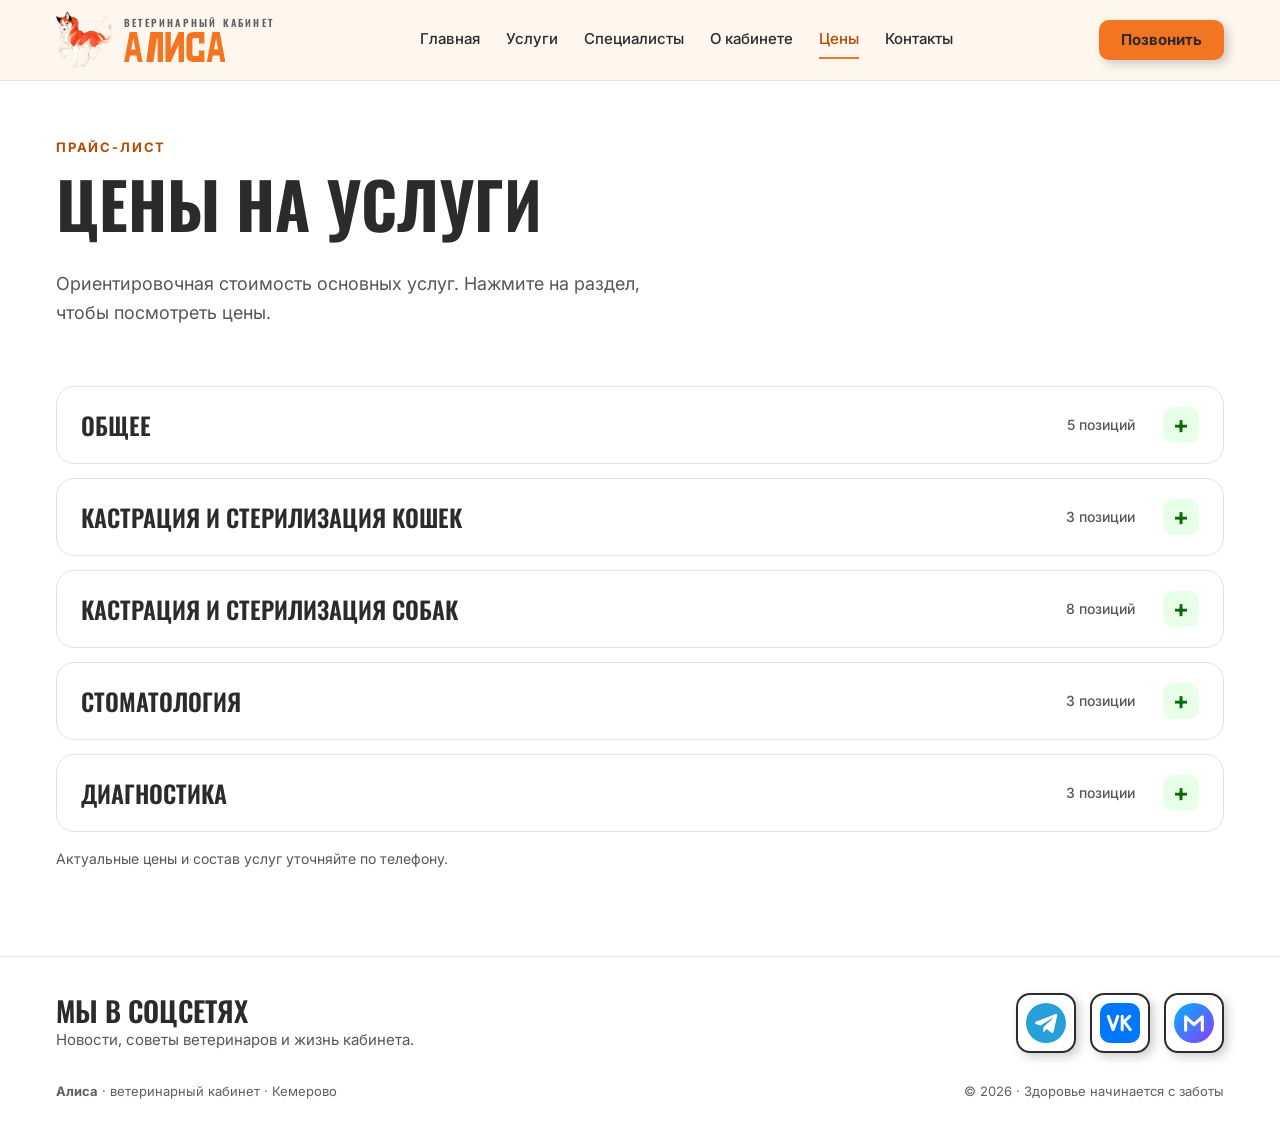
<file: prices.html>
<!doctype html><html lang="ru"><head><meta charset="utf-8"><meta name="viewport" content="width=device-width,initial-scale=1"><meta name="theme-color" content="#F47521"><title>Цены — ветеринарный кабинет «Алиса»</title><meta name="description" content="Цены на услуги ветеринарного кабинета «Алиса» в Кемерове: приём, хирургия, диагностика, процедуры."><meta property="og:type" content="website"><meta property="og:locale" content="ru_RU"><meta property="og:title" content="Цены — ветеринарный кабинет «Алиса»"><meta property="og:description" content="Цены на услуги ветеринарного кабинета «Алиса» в Кемерове: приём, хирургия, диагностика, процедуры."><link rel="icon" href="img/favicon.svg" type="image/svg+xml"><link rel="apple-touch-icon" href="img/apple-touch-icon.png"><link rel="preconnect" href="https://fonts.googleapis.com"><link rel="preconnect" href="https://fonts.gstatic.com" crossorigin><link rel="stylesheet" href="css/style.css"><link rel="stylesheet" href="https://fonts.googleapis.com/css2?family=Inter:wght@400;500;600;700&amp;family=Oswald:wght@500;600;700&amp;display=swap"></head><body ontouchstart=""><header class="nav"><div class="container nav-inner"><a class="brand" href="index.html" aria-label="Алиса — ветеринарный кабинет, на главную"><img src="img/mascot-sm.webp" alt="" width="56" height="56"><span><span class="cap">Ветеринарный кабинет</span><svg viewBox="0 0 338 100" role="img" aria-label="Алиса"><g fill="#F47521" fill-rule="evenodd"><path d="M0,100 L19,0 H43 L62,100 H46 L41.8,78 H20.2 L16,100 Z M31,21 L38,58 H24 Z"/><path transform="translate(70,0)" d="M18,0 H60 V100 H42 V22 H39.5 L28,100 H4 Z"/><path transform="translate(138,0)" d="M0,0 H18 V58 L44,0 H62 V100 H44 V42 L18,100 H0 Z"/><path transform="translate(208,0)" d="M60,0 H24 Q0,0 0,24 V76 Q0,100 24,100 H60 V62 H42 V80 H26 Q20,80 20,74 V26 Q20,20 26,20 H42 V38 H60 Z"/><path transform="translate(276,0)" d="M0,100 L19,0 H43 L62,100 H46 L41.8,78 H20.2 L16,100 Z M31,21 L38,58 H24 Z"/></g></svg></span></a><nav class="links" id="menu" aria-label="Основная навигация"><a href="index.html">Главная</a><a href="services.html">Услуги</a><a href="specialists.html">Специалисты</a><a href="about.html">О кабинете</a><a href="prices.html" aria-current="page">Цены</a><a href="contacts.html">Контакты</a></nav><div class="nav-act"><a class="btn orange" href="tel:+79000554636">Позвонить</a><button class="burger" type="button" aria-label="Меню" aria-controls="menu" aria-expanded="false"><span></span></button></div></div></header><main class="container"><section class="page-intro"><div class="eyebrow">Прайс-лист</div><h1>Цены на услуги</h1><p>Ориентировочная стоимость основных услуг. Нажмите на раздел, чтобы посмотреть цены.</p></section><section class="section"><details class="acc"><summary>Общее<span class="cnt">5 позиций</span></summary><div class="price-list"><div class="price-row"><span>Первичный приём</span><strong>1 200 ₽</strong></div><div class="price-row"><span>Повторный приём</span><strong>700 ₽</strong></div><div class="price-row"><span>Чипирование</span><strong>600 ₽</strong></div><div class="price-row"><span>Обрезка когтей</span><strong>350 ₽</strong></div><div class="price-row"><span>Вызов на дом в пределах города (без учета стоимости услуг и расходников)</span><strong>3 000 ₽</strong></div></div></details><details class="acc"><summary>Кастрация и стерилизация кошек<span class="cnt">3 позиции</span></summary><div class="price-list"><div class="price-row"><span>Кастрация кота до 5 кг</span><strong>2 400 ₽</strong></div><div class="price-row"><span>Кастрация кота более 5 кг</span><strong>2 700 ₽</strong></div><div class="price-row"><span>Стерилизация кошки</span><strong>5 600 ₽</strong></div></div></details><details class="acc"><summary>Кастрация и стерилизация собак<span class="cnt">8 позиций</span></summary><div class="price-list"><div class="price-row"><span>Стерилизация собаки до 5 кг</span><strong>5 500 ₽</strong></div><div class="price-row"><span>Стерилизация собаки 5–15 кг</span><strong>6 500 ₽</strong></div><div class="price-row"><span>Стерилизация собаки 15–25 кг</span><strong>8 500 ₽</strong></div><div class="price-row"><span>Стерилизация собаки свыше 25 кг</span><strong>от 9 500 ₽</strong></div><div class="price-row"><span>Кастрация кобеля до 5 кг</span><strong>5 500 ₽</strong></div><div class="price-row"><span>Кастрация кобеля 5-10 кг</span><strong>6 000 ₽</strong></div><div class="price-row"><span>Кастрация кобеля 15-20 кг</span><strong>8 000 ₽</strong></div><div class="price-row"><span>Кастрация кобеля свыше 20 кг</span><strong>от 8 000 ₽</strong></div></div></details><details class="acc"><summary>Стоматология<span class="cnt">3 позиции</span></summary><div class="price-list"><div class="price-row"><span>Снятие зубного камня ультразвуком</span><strong>от 6 000 ₽</strong></div><div class="price-row"><span>Удаление молочных зубов</span><strong>от 350 ₽/зуб</strong></div><div class="price-row"><span>Удаление постоянных зубов</span><strong>от 450 ₽/зуб</strong></div></div></details><details class="acc"><summary>Диагностика<span class="cnt">3 позиции</span></summary><div class="price-list"><div class="price-row"><span>УЗИ брюшной полости</span><strong>1 200 ₽</strong></div><div class="price-row"><span>Общий анализ крови</span><strong>1 400 ₽</strong></div><div class="price-row"><span>Биохимический анализ крови</span><strong>2 500 ₽</strong></div></div></details><p class="note">Актуальные цены и состав услуг уточняйте по телефону.</p></section></main><footer class="footer container"><div class="footer-top"><div><div class="soc-t">Мы в соцсетях</div><div class="soc-s">Новости, советы ветеринаров и жизнь кабинета.</div></div><div class="soc"><a class="ib" href="https://t.me/alisa_vet42" target="_blank" rel="noopener" aria-label="Telegram"><svg viewBox="0 0 36 36" aria-hidden="true"><circle cx="18" cy="18" r="18" fill="#27A0DA"/><path fill="#fff" d="M7.6 17.4 L26.6 10 c.9-.3 1.6.2 1.4 1.4 L24.8 26 c-.2 1-.9 1.3-1.7.8 l-4.5-3.3 -2.2 2.1 c-.3.3-.5.5-1 .5 l.4-4.6 8.3-7.5 c.4-.3-.1-.5-.6-.2 l-10.3 6.5 -4.4-1.4 c-1-.3-1-1 .2-1.5z"/></svg></a><a class="ib" href="https://vk.ru/alisa_vet42" target="_blank" rel="noopener" aria-label="VK"><svg viewBox="0 0 36 36" aria-hidden="true"><rect width="36" height="36" rx="9" fill="#0077FF"/><g fill="none" stroke="#fff" stroke-width="2.7" stroke-linecap="round" stroke-linejoin="round"><path d="M7.5 12 L11.8 24 L16 12"/><path d="M20 12 V24 M26.6 12 L20.4 18 M22 17 L27.2 24"/></g></svg></a><!-- MAX: добавить ссылку на профиль, когда она появится (сейчас — по номеру +7 900 055 46 36) --><span class="ib" role="img" aria-label="MAX: +7 900 055 46 36" title="MAX: +7 900 055 46 36"><svg viewBox="0 0 36 36" aria-hidden="true"><defs><linearGradient id="mx" x1="0" y1="0" x2="1" y2="1"><stop offset="0" stop-color="#00B2FF"/><stop offset="1" stop-color="#8A3CFF"/></linearGradient></defs><circle cx="18" cy="18" r="18" fill="url(#mx)"/><path d="M10.5 24.5 V12.5 L18 19.5 L25.5 12.5 V24.5" fill="none" stroke="#fff" stroke-width="2.8" stroke-linecap="round" stroke-linejoin="round"/></svg></span></div></div><div class="footer-bottom"><span><strong>Алиса</strong> · ветеринарный кабинет · Кемерово</span><span>© <span data-year>2026</span> · Здоровье начинается с заботы</span></div></footer><script src="js/script.js"></script></body></html>
</file>
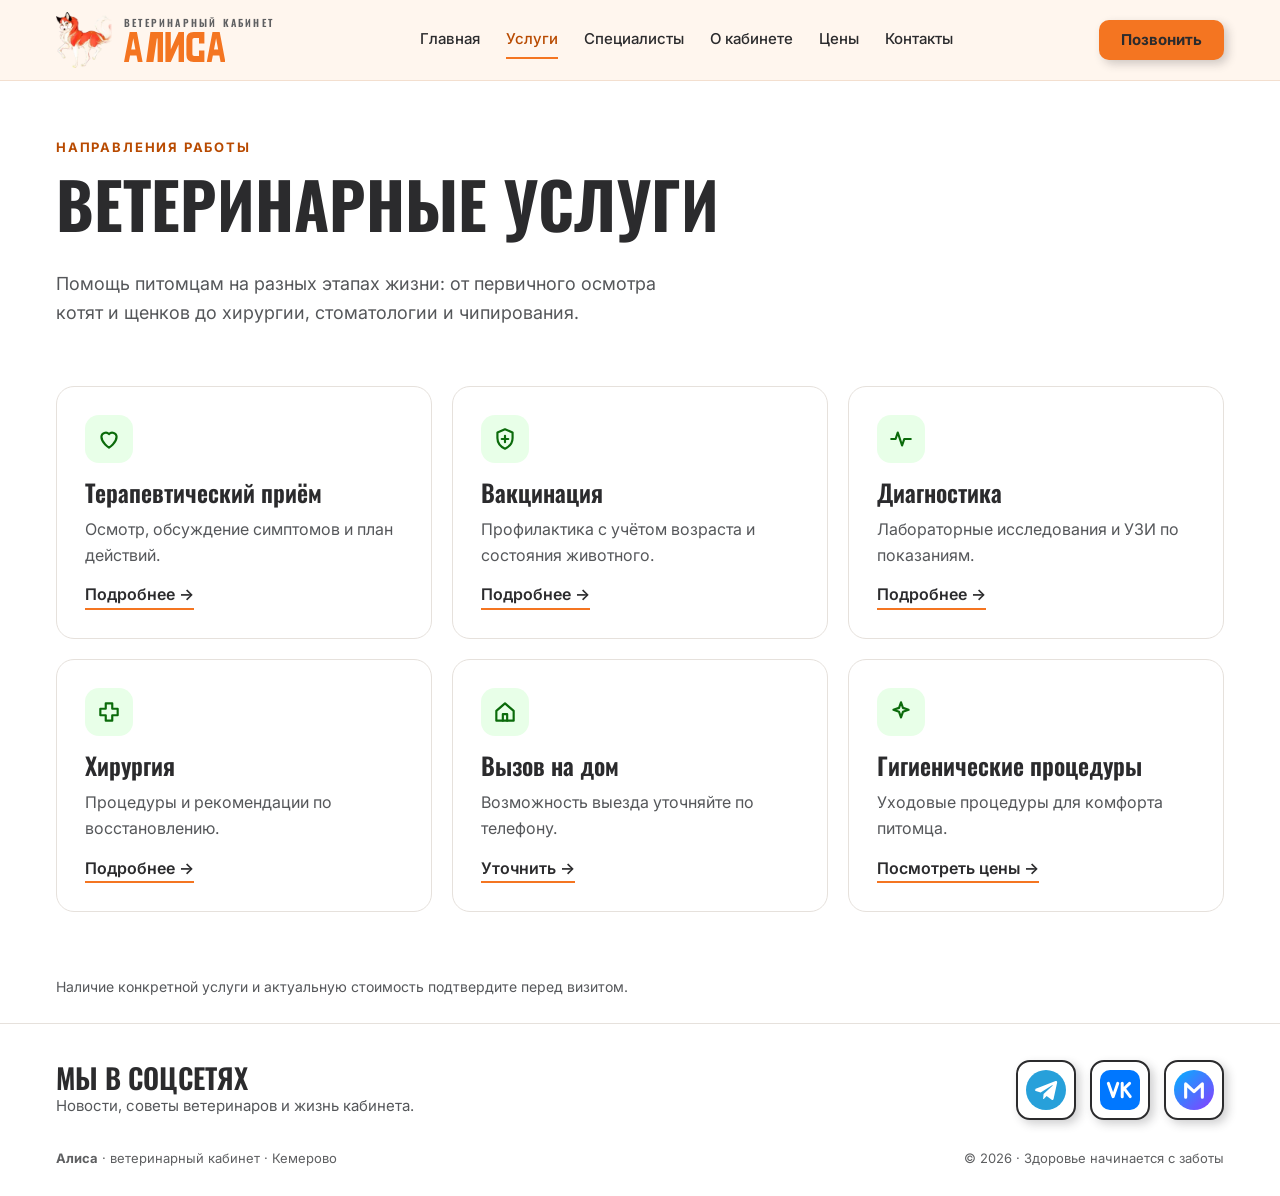
<file: services.html>
<!doctype html><html lang="ru"><head><meta charset="utf-8"><meta name="viewport" content="width=device-width,initial-scale=1"><meta name="theme-color" content="#F47521"><title>Услуги — ветеринарный кабинет «Алиса», Кемерово</title><meta name="description" content="Услуги ветеринарного кабинета «Алиса»: терапевтический приём, вакцинация, диагностика, хирургия, вызов на дом."><meta property="og:type" content="website"><meta property="og:locale" content="ru_RU"><meta property="og:title" content="Услуги — ветеринарный кабинет «Алиса», Кемерово"><meta property="og:description" content="Услуги ветеринарного кабинета «Алиса»: терапевтический приём, вакцинация, диагностика, хирургия, вызов на дом."><link rel="icon" href="img/favicon.svg" type="image/svg+xml"><link rel="apple-touch-icon" href="img/apple-touch-icon.png"><link rel="preconnect" href="https://fonts.googleapis.com"><link rel="preconnect" href="https://fonts.gstatic.com" crossorigin><link rel="stylesheet" href="css/style.css"><link rel="stylesheet" href="https://fonts.googleapis.com/css2?family=Inter:wght@400;500;600;700&amp;family=Oswald:wght@500;600;700&amp;display=swap"></head><body ontouchstart=""><header class="nav"><div class="container nav-inner"><a class="brand" href="index.html" aria-label="Алиса — ветеринарный кабинет, на главную"><img src="img/mascot-sm.webp" alt="" width="56" height="56"><span><span class="cap">Ветеринарный кабинет</span><svg viewBox="0 0 338 100" role="img" aria-label="Алиса"><g fill="#F47521" fill-rule="evenodd"><path d="M0,100 L19,0 H43 L62,100 H46 L41.8,78 H20.2 L16,100 Z M31,21 L38,58 H24 Z"/><path transform="translate(70,0)" d="M18,0 H60 V100 H42 V22 H39.5 L28,100 H4 Z"/><path transform="translate(138,0)" d="M0,0 H18 V58 L44,0 H62 V100 H44 V42 L18,100 H0 Z"/><path transform="translate(208,0)" d="M60,0 H24 Q0,0 0,24 V76 Q0,100 24,100 H60 V62 H42 V80 H26 Q20,80 20,74 V26 Q20,20 26,20 H42 V38 H60 Z"/><path transform="translate(276,0)" d="M0,100 L19,0 H43 L62,100 H46 L41.8,78 H20.2 L16,100 Z M31,21 L38,58 H24 Z"/></g></svg></span></a><nav class="links" id="menu" aria-label="Основная навигация"><a href="index.html">Главная</a><a href="services.html" aria-current="page">Услуги</a><a href="specialists.html">Специалисты</a><a href="about.html">О кабинете</a><a href="prices.html">Цены</a><a href="contacts.html">Контакты</a></nav><div class="nav-act"><a class="btn orange" href="tel:+79000554636">Позвонить</a><button class="burger" type="button" aria-label="Меню" aria-controls="menu" aria-expanded="false"><span></span></button></div></div></header><main class="container"><section class="page-intro"><div class="eyebrow">Направления работы</div><h1>Ветеринарные услуги</h1><p>Помощь питомцам на разных этапах жизни: от первичного осмотра котят и щенков до хирургии, стоматологии и чипирования.</p></section><section class="section grid"><article class="card"><div class="symbol"><svg viewBox="0 0 24 24" fill="none" stroke="currentColor" stroke-width="2" stroke-linecap="round" stroke-linejoin="round" aria-hidden="true"><path d="M12 20s-7-4.4-7-10a4 4 0 0 1 7-2.5A4 4 0 0 1 19 10c0 5.6-7 10-7 10z"/></svg></div><h3>Терапевтический приём</h3><p>Осмотр, обсуждение симптомов и план действий.</p><a class="link" href="therapy.html">Подробнее →</a></article><article class="card"><div class="symbol"><svg viewBox="0 0 24 24" fill="none" stroke="currentColor" stroke-width="2" stroke-linecap="round" stroke-linejoin="round" aria-hidden="true"><path d="M12 3l7 3v5c0 5-3 8-7 10-4-2-7-5-7-10V6z"/><path d="M12 9v6M9 12h6"/></svg></div><h3>Вакцинация</h3><p>Профилактика с учётом возраста и состояния животного.</p><a class="link" href="vaccination.html">Подробнее →</a></article><article class="card"><div class="symbol"><svg viewBox="0 0 24 24" fill="none" stroke="currentColor" stroke-width="2" stroke-linecap="round" stroke-linejoin="round" aria-hidden="true"><path d="M3 12h4l2-6 4 12 2-6h6"/></svg></div><h3>Диагностика</h3><p>Лабораторные исследования и УЗИ по показаниям.</p><a class="link" href="diagnostics.html">Подробнее →</a></article><article class="card"><div class="symbol"><svg viewBox="0 0 24 24" fill="none" stroke="currentColor" stroke-width="2" stroke-linecap="round" stroke-linejoin="round" aria-hidden="true"><path d="M9 4h6v5h5v6h-5v5H9v-5H4V9h5z"/></svg></div><h3>Хирургия</h3><p>Процедуры и рекомендации по восстановлению.</p><a class="link" href="surgery.html">Подробнее →</a></article><article class="card"><div class="symbol"><svg viewBox="0 0 24 24" fill="none" stroke="currentColor" stroke-width="2" stroke-linecap="round" stroke-linejoin="round" aria-hidden="true"><path d="M4 11l8-7 8 7v9H4z"/><path d="M10 20v-6h4v6"/></svg></div><h3>Вызов на дом</h3><p>Возможность выезда уточняйте по телефону.</p><a class="link" href="contacts.html">Уточнить →</a></article><article class="card"><div class="symbol"><svg viewBox="0 0 24 24" fill="none" stroke="currentColor" stroke-width="2" stroke-linecap="round" stroke-linejoin="round" aria-hidden="true"><path d="M12 3l1.8 5.2L19 10l-5.2 1.8L12 17l-1.8-5.2L5 10l5.2-1.8z"/></svg></div><h3>Гигиенические процедуры</h3><p>Уходовые процедуры для комфорта питомца.</p><a class="link" href="prices.html">Посмотреть цены →</a></article></section><p class="note">Наличие конкретной услуги и актуальную стоимость подтвердите перед визитом.</p></main><footer class="footer container"><div class="footer-top"><div><div class="soc-t">Мы в соцсетях</div><div class="soc-s">Новости, советы ветеринаров и жизнь кабинета.</div></div><div class="soc"><a class="ib" href="https://t.me/alisa_vet42" target="_blank" rel="noopener" aria-label="Telegram"><svg viewBox="0 0 36 36" aria-hidden="true"><circle cx="18" cy="18" r="18" fill="#27A0DA"/><path fill="#fff" d="M7.6 17.4 L26.6 10 c.9-.3 1.6.2 1.4 1.4 L24.8 26 c-.2 1-.9 1.3-1.7.8 l-4.5-3.3 -2.2 2.1 c-.3.3-.5.5-1 .5 l.4-4.6 8.3-7.5 c.4-.3-.1-.5-.6-.2 l-10.3 6.5 -4.4-1.4 c-1-.3-1-1 .2-1.5z"/></svg></a><a class="ib" href="https://vk.ru/alisa_vet42" target="_blank" rel="noopener" aria-label="VK"><svg viewBox="0 0 36 36" aria-hidden="true"><rect width="36" height="36" rx="9" fill="#0077FF"/><g fill="none" stroke="#fff" stroke-width="2.7" stroke-linecap="round" stroke-linejoin="round"><path d="M7.5 12 L11.8 24 L16 12"/><path d="M20 12 V24 M26.6 12 L20.4 18 M22 17 L27.2 24"/></g></svg></a><!-- MAX: добавить ссылку на профиль, когда она появится (сейчас — по номеру +7 900 055 46 36) --><span class="ib" role="img" aria-label="MAX: +7 900 055 46 36" title="MAX: +7 900 055 46 36"><svg viewBox="0 0 36 36" aria-hidden="true"><defs><linearGradient id="mx" x1="0" y1="0" x2="1" y2="1"><stop offset="0" stop-color="#00B2FF"/><stop offset="1" stop-color="#8A3CFF"/></linearGradient></defs><circle cx="18" cy="18" r="18" fill="url(#mx)"/><path d="M10.5 24.5 V12.5 L18 19.5 L25.5 12.5 V24.5" fill="none" stroke="#fff" stroke-width="2.8" stroke-linecap="round" stroke-linejoin="round"/></svg></span></div></div><div class="footer-bottom"><span><strong>Алиса</strong> · ветеринарный кабинет · Кемерово</span><span>© <span data-year>2026</span> · Здоровье начинается с заботы</span></div></footer><script src="js/script.js"></script></body></html>
</file>
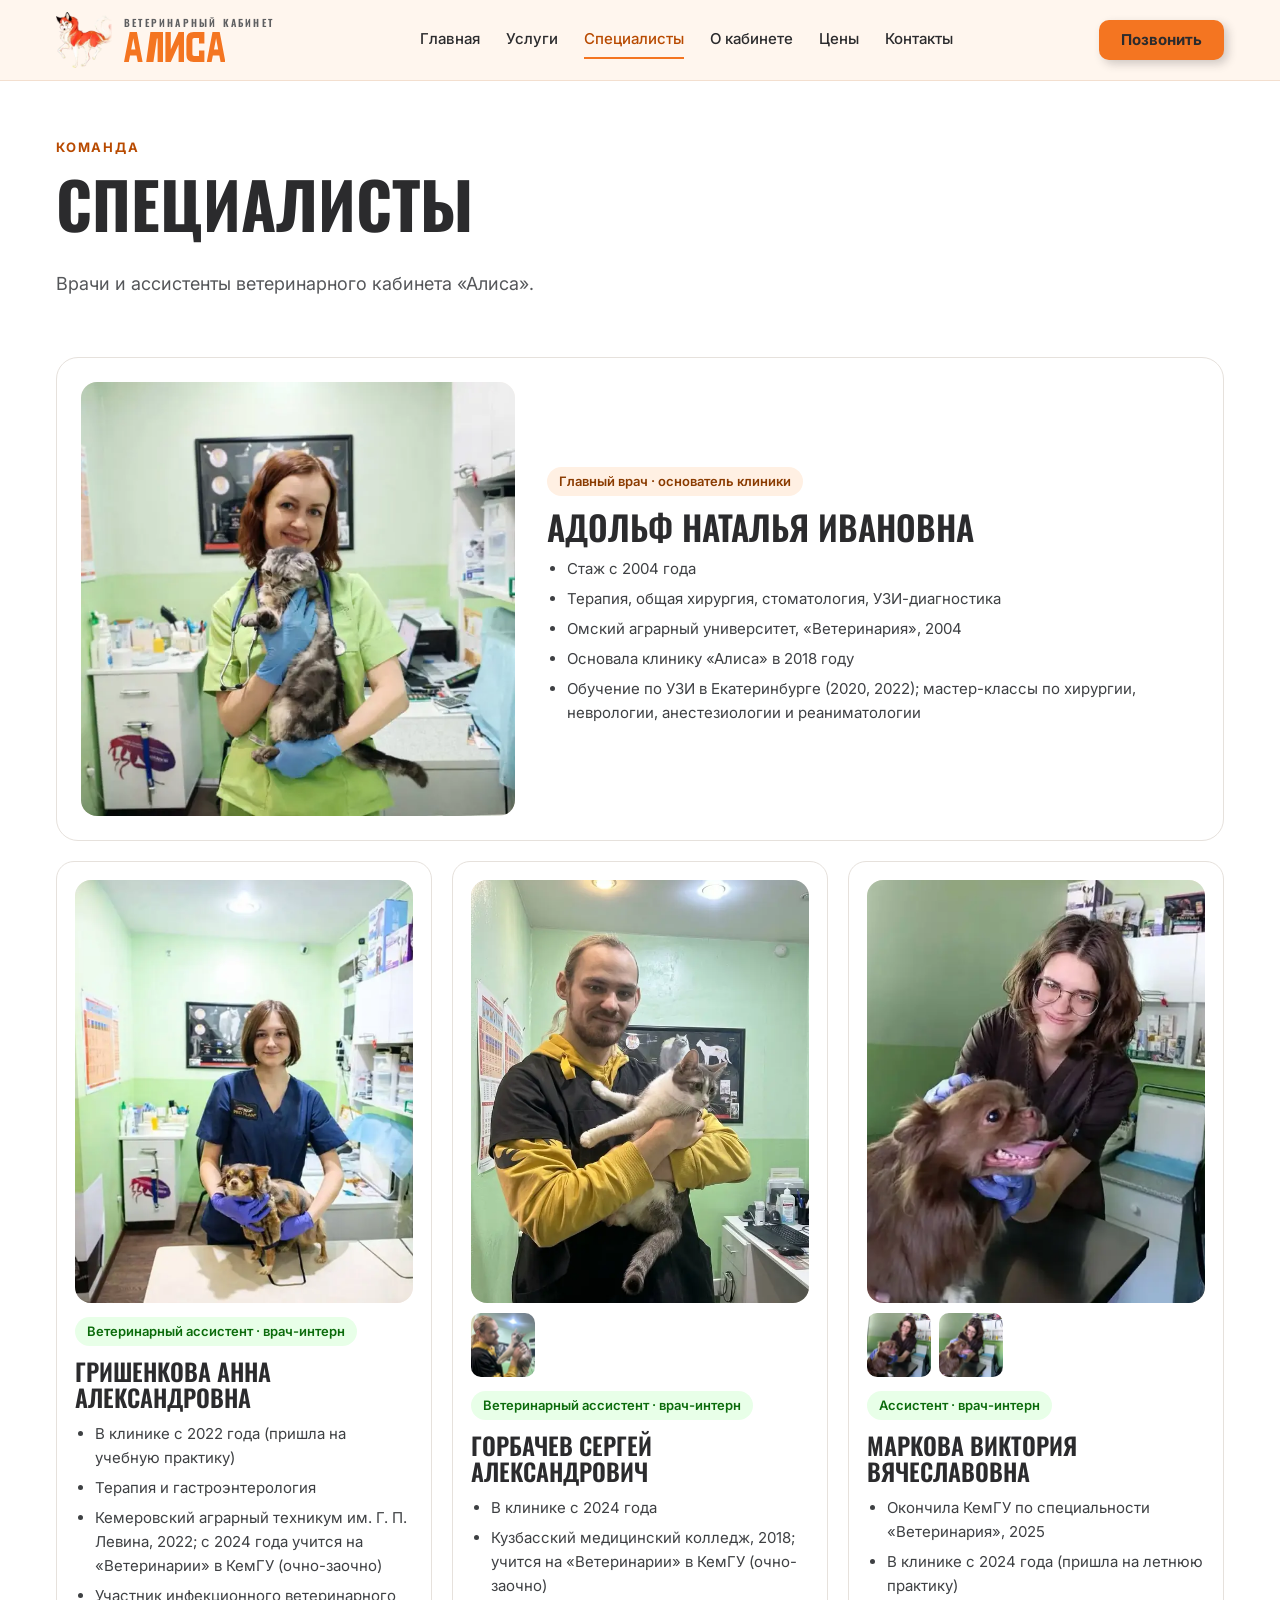
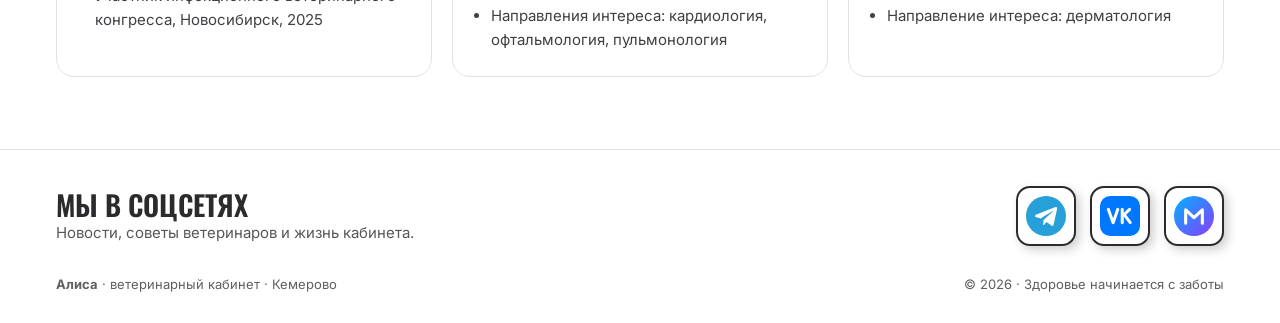
<file: specialists.html>
<!doctype html><html lang="ru"><head><meta charset="utf-8"><meta name="viewport" content="width=device-width,initial-scale=1"><meta name="theme-color" content="#F47521"><title>Специалисты — ветеринарный кабинет «Алиса»</title><meta name="description" content="Команда ветеринарного кабинета «Алиса»: главный врач, ассистенты и врачи-интерны."><meta property="og:type" content="website"><meta property="og:locale" content="ru_RU"><meta property="og:title" content="Специалисты — ветеринарный кабинет «Алиса»"><meta property="og:description" content="Команда ветеринарного кабинета «Алиса»: главный врач, ассистенты и врачи-интерны."><link rel="icon" href="img/favicon.svg" type="image/svg+xml"><link rel="apple-touch-icon" href="img/apple-touch-icon.png"><link rel="preconnect" href="https://fonts.googleapis.com"><link rel="preconnect" href="https://fonts.gstatic.com" crossorigin><link rel="stylesheet" href="css/style.css"><link rel="stylesheet" href="https://fonts.googleapis.com/css2?family=Inter:wght@400;500;600;700&amp;family=Oswald:wght@500;600;700&amp;display=swap"></head><body ontouchstart=""><header class="nav"><div class="container nav-inner"><a class="brand" href="index.html" aria-label="Алиса — ветеринарный кабинет, на главную"><img src="img/mascot-sm.webp" alt="" width="56" height="56"><span><span class="cap">Ветеринарный кабинет</span><svg viewBox="0 0 338 100" role="img" aria-label="Алиса"><g fill="#F47521" fill-rule="evenodd"><path d="M0,100 L19,0 H43 L62,100 H46 L41.8,78 H20.2 L16,100 Z M31,21 L38,58 H24 Z"/><path transform="translate(70,0)" d="M18,0 H60 V100 H42 V22 H39.5 L28,100 H4 Z"/><path transform="translate(138,0)" d="M0,0 H18 V58 L44,0 H62 V100 H44 V42 L18,100 H0 Z"/><path transform="translate(208,0)" d="M60,0 H24 Q0,0 0,24 V76 Q0,100 24,100 H60 V62 H42 V80 H26 Q20,80 20,74 V26 Q20,20 26,20 H42 V38 H60 Z"/><path transform="translate(276,0)" d="M0,100 L19,0 H43 L62,100 H46 L41.8,78 H20.2 L16,100 Z M31,21 L38,58 H24 Z"/></g></svg></span></a><nav class="links" id="menu" aria-label="Основная навигация"><a href="index.html">Главная</a><a href="services.html">Услуги</a><a href="specialists.html" aria-current="page">Специалисты</a><a href="about.html">О кабинете</a><a href="prices.html">Цены</a><a href="contacts.html">Контакты</a></nav><div class="nav-act"><a class="btn orange" href="tel:+79000554636">Позвонить</a><button class="burger" type="button" aria-label="Меню" aria-controls="menu" aria-expanded="false"><span></span></button></div></div></header><main class="container"><section class="page-intro"><div class="eyebrow">Команда</div><h1>Специалисты</h1><p>Врачи и ассистенты ветеринарного кабинета «Алиса».</p></section><section class="section"><article class="person feat"><div><img class="photo" src="img/team/nat.webp" alt="Адольф Наталья Ивановна" style="object-position:50% 25%" loading="lazy"></div><div><span class="pill main">Главный врач · основатель клиники</span><h2>Адольф Наталья Ивановна</h2><ul><li>Стаж с 2004 года</li><li>Терапия, общая хирургия, стоматология, УЗИ-диагностика</li><li>Омский аграрный университет, «Ветеринария», 2004</li><li>Основала клинику «Алиса» в 2018 году</li><li>Обучение по УЗИ в Екатеринбурге (2020, 2022); мастер-классы по хирургии, неврологии, анестезиологии и реаниматологии</li></ul></div></article><div class="team"><article class="person"><img class="photo" src="img/team/ann.webp" alt="Гришенкова Анна Александровна" style="object-position:55% 30%" loading="lazy"><div style="margin-top:14px"><div><span class="pill">Ветеринарный ассистент · врач-интерн</span><h2>Гришенкова Анна Александровна</h2><ul><li>В клинике с 2022 года (пришла на учебную практику)</li><li>Терапия и гастроэнтерология</li><li>Кемеровский аграрный техникум им. Г. П. Левина, 2022; с 2024 года учится на «Ветеринарии» в КемГУ (очно-заочно)</li><li>Участник инфекционного ветеринарного конгресса, Новосибирск, 2025</li></ul></div></div></article><article class="person"><img class="photo" src="img/team/ser1.webp" alt="Горбачев Сергей Александрович" style="object-position:45% 25%" loading="lazy"><div class="thumbs"><img src="img/team/ser2.webp" alt="" loading="lazy" width="64" height="64"></div><div style="margin-top:14px"><div><span class="pill">Ветеринарный ассистент · врач-интерн</span><h2>Горбачев Сергей Александрович</h2><ul><li>В клинике с 2024 года</li><li>Кузбасский медицинский колледж, 2018; учится на «Ветеринарии» в КемГУ (очно-заочно)</li><li>Направления интереса: кардиология, офтальмология, пульмонология</li></ul></div></div></article><article class="person"><img class="photo" src="img/team/vik1.webp" alt="Маркова Виктория Вячеславовна" style="object-position:55% 30%" loading="lazy"><div class="thumbs"><img src="img/team/vik2.webp" alt="" loading="lazy" width="64" height="64"><img src="img/team/vik3.webp" alt="" loading="lazy" width="64" height="64"></div><div style="margin-top:14px"><div><span class="pill">Ассистент · врач-интерн</span><h2>Маркова Виктория Вячеславовна</h2><ul><li>Окончила КемГУ по специальности «Ветеринария», 2025</li><li>В клинике с 2024 года (пришла на летнюю практику)</li><li>Направление интереса: дерматология</li></ul></div></div></article></div></section></main><footer class="footer container"><div class="footer-top"><div><div class="soc-t">Мы в соцсетях</div><div class="soc-s">Новости, советы ветеринаров и жизнь кабинета.</div></div><div class="soc"><a class="ib" href="https://t.me/alisa_vet42" target="_blank" rel="noopener" aria-label="Telegram"><svg viewBox="0 0 36 36" aria-hidden="true"><circle cx="18" cy="18" r="18" fill="#27A0DA"/><path fill="#fff" d="M7.6 17.4 L26.6 10 c.9-.3 1.6.2 1.4 1.4 L24.8 26 c-.2 1-.9 1.3-1.7.8 l-4.5-3.3 -2.2 2.1 c-.3.3-.5.5-1 .5 l.4-4.6 8.3-7.5 c.4-.3-.1-.5-.6-.2 l-10.3 6.5 -4.4-1.4 c-1-.3-1-1 .2-1.5z"/></svg></a><a class="ib" href="https://vk.ru/alisa_vet42" target="_blank" rel="noopener" aria-label="VK"><svg viewBox="0 0 36 36" aria-hidden="true"><rect width="36" height="36" rx="9" fill="#0077FF"/><g fill="none" stroke="#fff" stroke-width="2.7" stroke-linecap="round" stroke-linejoin="round"><path d="M7.5 12 L11.8 24 L16 12"/><path d="M20 12 V24 M26.6 12 L20.4 18 M22 17 L27.2 24"/></g></svg></a><!-- MAX: добавить ссылку на профиль, когда она появится (сейчас — по номеру +7 900 055 46 36) --><span class="ib" role="img" aria-label="MAX: +7 900 055 46 36" title="MAX: +7 900 055 46 36"><svg viewBox="0 0 36 36" aria-hidden="true"><defs><linearGradient id="mx" x1="0" y1="0" x2="1" y2="1"><stop offset="0" stop-color="#00B2FF"/><stop offset="1" stop-color="#8A3CFF"/></linearGradient></defs><circle cx="18" cy="18" r="18" fill="url(#mx)"/><path d="M10.5 24.5 V12.5 L18 19.5 L25.5 12.5 V24.5" fill="none" stroke="#fff" stroke-width="2.8" stroke-linecap="round" stroke-linejoin="round"/></svg></span></div></div><div class="footer-bottom"><span><strong>Алиса</strong> · ветеринарный кабинет · Кемерово</span><span>© <span data-year>2026</span> · Здоровье начинается с заботы</span></div></footer><script src="js/script.js"></script></body></html>
</file>
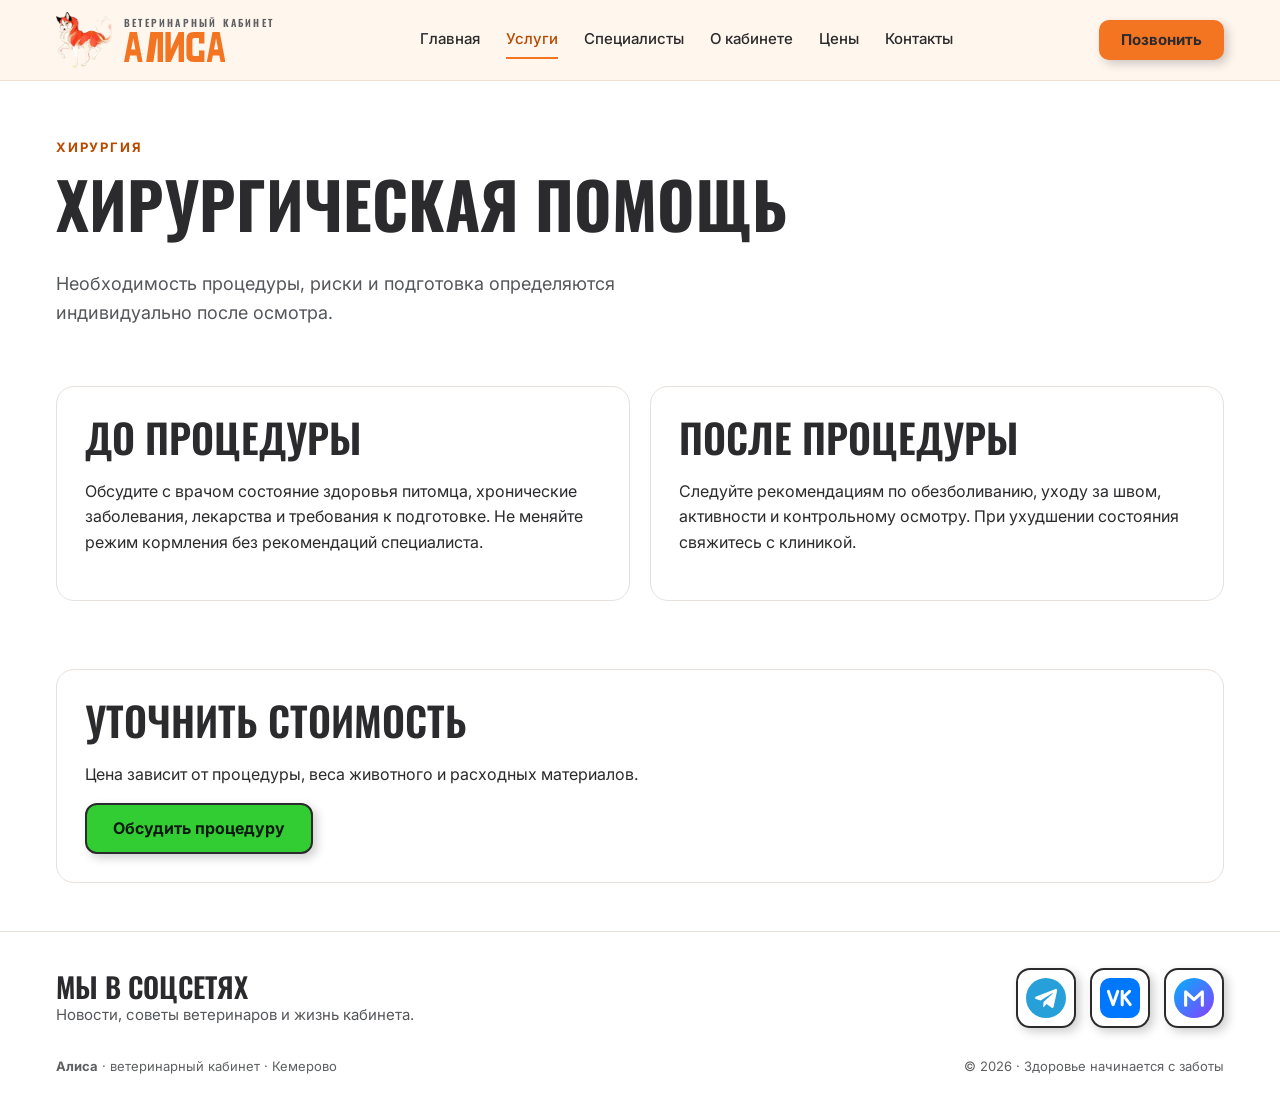
<file: surgery.html>
<!doctype html><html lang="ru"><head><meta charset="utf-8"><meta name="viewport" content="width=device-width,initial-scale=1"><meta name="theme-color" content="#F47521"><title>Хирургия — ветеринарный кабинет «Алиса»</title><meta name="description" content="Хирургическая помощь питомцам в Кемерове: кастрация, стерилизация, рекомендации до и после процедуры."><meta property="og:type" content="website"><meta property="og:locale" content="ru_RU"><meta property="og:title" content="Хирургия — ветеринарный кабинет «Алиса»"><meta property="og:description" content="Хирургическая помощь питомцам в Кемерове: кастрация, стерилизация, рекомендации до и после процедуры."><link rel="icon" href="img/favicon.svg" type="image/svg+xml"><link rel="apple-touch-icon" href="img/apple-touch-icon.png"><link rel="preconnect" href="https://fonts.googleapis.com"><link rel="preconnect" href="https://fonts.gstatic.com" crossorigin><link rel="stylesheet" href="css/style.css"><link rel="stylesheet" href="https://fonts.googleapis.com/css2?family=Inter:wght@400;500;600;700&amp;family=Oswald:wght@500;600;700&amp;display=swap"></head><body ontouchstart=""><header class="nav"><div class="container nav-inner"><a class="brand" href="index.html" aria-label="Алиса — ветеринарный кабинет, на главную"><img src="img/mascot-sm.webp" alt="" width="56" height="56"><span><span class="cap">Ветеринарный кабинет</span><svg viewBox="0 0 338 100" role="img" aria-label="Алиса"><g fill="#F47521" fill-rule="evenodd"><path d="M0,100 L19,0 H43 L62,100 H46 L41.8,78 H20.2 L16,100 Z M31,21 L38,58 H24 Z"/><path transform="translate(70,0)" d="M18,0 H60 V100 H42 V22 H39.5 L28,100 H4 Z"/><path transform="translate(138,0)" d="M0,0 H18 V58 L44,0 H62 V100 H44 V42 L18,100 H0 Z"/><path transform="translate(208,0)" d="M60,0 H24 Q0,0 0,24 V76 Q0,100 24,100 H60 V62 H42 V80 H26 Q20,80 20,74 V26 Q20,20 26,20 H42 V38 H60 Z"/><path transform="translate(276,0)" d="M0,100 L19,0 H43 L62,100 H46 L41.8,78 H20.2 L16,100 Z M31,21 L38,58 H24 Z"/></g></svg></span></a><nav class="links" id="menu" aria-label="Основная навигация"><a href="index.html">Главная</a><a href="services.html" aria-current="page">Услуги</a><a href="specialists.html">Специалисты</a><a href="about.html">О кабинете</a><a href="prices.html">Цены</a><a href="contacts.html">Контакты</a></nav><div class="nav-act"><a class="btn orange" href="tel:+79000554636">Позвонить</a><button class="burger" type="button" aria-label="Меню" aria-controls="menu" aria-expanded="false"><span></span></button></div></div></header><main class="container"><section class="page-intro"><div class="eyebrow">Хирургия</div><h1>Хирургическая помощь</h1><p>Необходимость процедуры, риски и подготовка определяются индивидуально после осмотра.</p></section><section class="section split"><div class="panel"><h2>До процедуры</h2><p>Обсудите с врачом состояние здоровья питомца, хронические заболевания, лекарства и требования к подготовке. Не меняйте режим кормления без рекомендаций специалиста.</p></div><div class="panel"><h2>После процедуры</h2><p>Следуйте рекомендациям по обезболиванию, уходу за швом, активности и контрольному осмотру. При ухудшении состояния свяжитесь с клиникой.</p></div></section><div class="panel"><h2>Уточнить стоимость</h2><p>Цена зависит от процедуры, веса животного и расходных материалов.</p><a class="btn" href="tel:+79000554636">Обсудить процедуру</a></div></main><footer class="footer container"><div class="footer-top"><div><div class="soc-t">Мы в соцсетях</div><div class="soc-s">Новости, советы ветеринаров и жизнь кабинета.</div></div><div class="soc"><a class="ib" href="https://t.me/alisa_vet42" target="_blank" rel="noopener" aria-label="Telegram"><svg viewBox="0 0 36 36" aria-hidden="true"><circle cx="18" cy="18" r="18" fill="#27A0DA"/><path fill="#fff" d="M7.6 17.4 L26.6 10 c.9-.3 1.6.2 1.4 1.4 L24.8 26 c-.2 1-.9 1.3-1.7.8 l-4.5-3.3 -2.2 2.1 c-.3.3-.5.5-1 .5 l.4-4.6 8.3-7.5 c.4-.3-.1-.5-.6-.2 l-10.3 6.5 -4.4-1.4 c-1-.3-1-1 .2-1.5z"/></svg></a><a class="ib" href="https://vk.ru/alisa_vet42" target="_blank" rel="noopener" aria-label="VK"><svg viewBox="0 0 36 36" aria-hidden="true"><rect width="36" height="36" rx="9" fill="#0077FF"/><g fill="none" stroke="#fff" stroke-width="2.7" stroke-linecap="round" stroke-linejoin="round"><path d="M7.5 12 L11.8 24 L16 12"/><path d="M20 12 V24 M26.6 12 L20.4 18 M22 17 L27.2 24"/></g></svg></a><!-- MAX: добавить ссылку на профиль, когда она появится (сейчас — по номеру +7 900 055 46 36) --><span class="ib" role="img" aria-label="MAX: +7 900 055 46 36" title="MAX: +7 900 055 46 36"><svg viewBox="0 0 36 36" aria-hidden="true"><defs><linearGradient id="mx" x1="0" y1="0" x2="1" y2="1"><stop offset="0" stop-color="#00B2FF"/><stop offset="1" stop-color="#8A3CFF"/></linearGradient></defs><circle cx="18" cy="18" r="18" fill="url(#mx)"/><path d="M10.5 24.5 V12.5 L18 19.5 L25.5 12.5 V24.5" fill="none" stroke="#fff" stroke-width="2.8" stroke-linecap="round" stroke-linejoin="round"/></svg></span></div></div><div class="footer-bottom"><span><strong>Алиса</strong> · ветеринарный кабинет · Кемерово</span><span>© <span data-year>2026</span> · Здоровье начинается с заботы</span></div></footer><script src="js/script.js"></script></body></html>
</file>
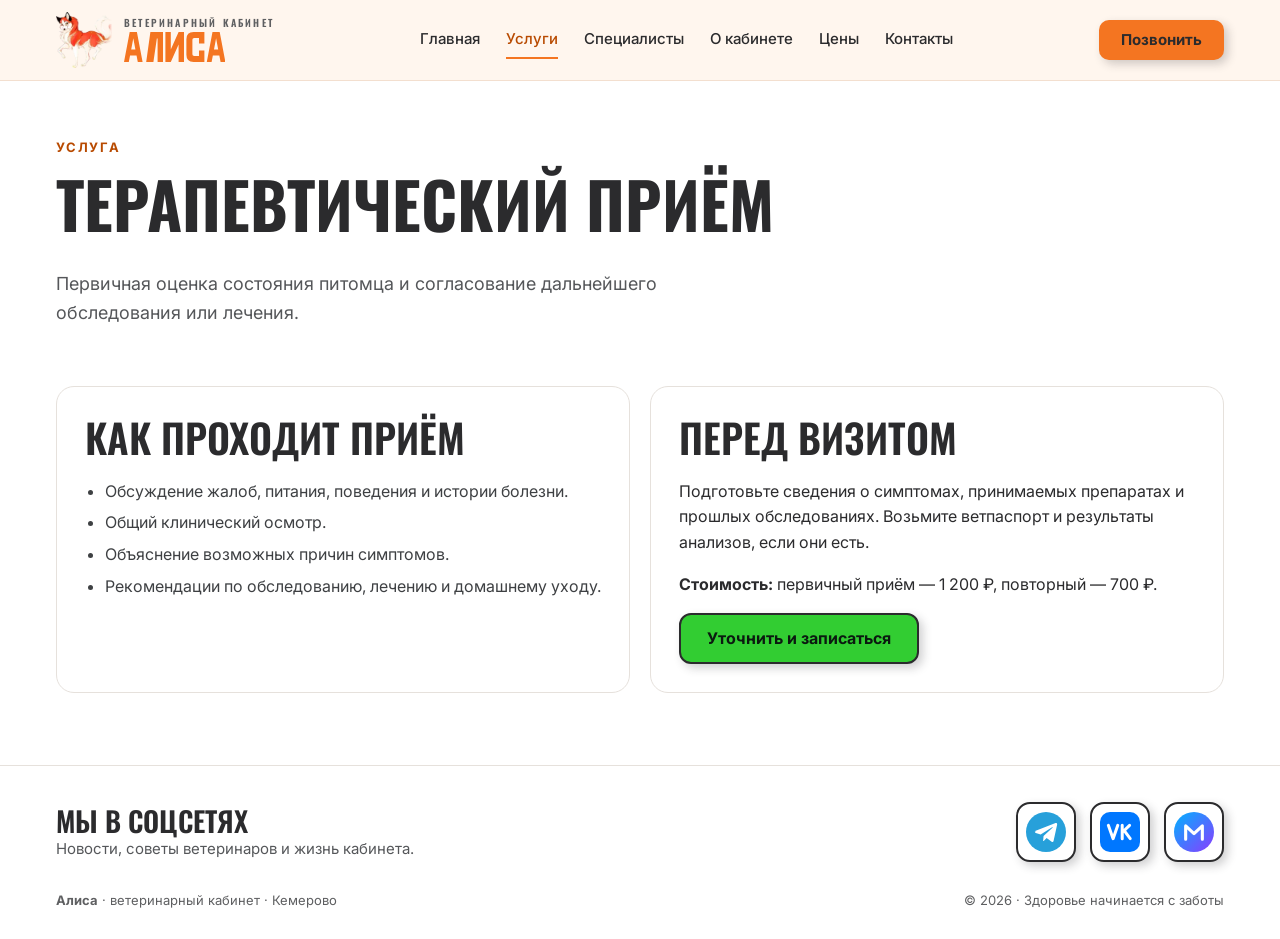
<file: therapy.html>
<!doctype html><html lang="ru"><head><meta charset="utf-8"><meta name="viewport" content="width=device-width,initial-scale=1"><meta name="theme-color" content="#F47521"><title>Терапевтический приём — ветеринарный кабинет «Алиса»</title><meta name="description" content="Терапевтический приём в Кемерове: осмотр, диагностика, рекомендации по лечению и уходу."><meta property="og:type" content="website"><meta property="og:locale" content="ru_RU"><meta property="og:title" content="Терапевтический приём — ветеринарный кабинет «Алиса»"><meta property="og:description" content="Терапевтический приём в Кемерове: осмотр, диагностика, рекомендации по лечению и уходу."><link rel="icon" href="img/favicon.svg" type="image/svg+xml"><link rel="apple-touch-icon" href="img/apple-touch-icon.png"><link rel="preconnect" href="https://fonts.googleapis.com"><link rel="preconnect" href="https://fonts.gstatic.com" crossorigin><link rel="stylesheet" href="css/style.css"><link rel="stylesheet" href="https://fonts.googleapis.com/css2?family=Inter:wght@400;500;600;700&amp;family=Oswald:wght@500;600;700&amp;display=swap"></head><body ontouchstart=""><header class="nav"><div class="container nav-inner"><a class="brand" href="index.html" aria-label="Алиса — ветеринарный кабинет, на главную"><img src="img/mascot-sm.webp" alt="" width="56" height="56"><span><span class="cap">Ветеринарный кабинет</span><svg viewBox="0 0 338 100" role="img" aria-label="Алиса"><g fill="#F47521" fill-rule="evenodd"><path d="M0,100 L19,0 H43 L62,100 H46 L41.8,78 H20.2 L16,100 Z M31,21 L38,58 H24 Z"/><path transform="translate(70,0)" d="M18,0 H60 V100 H42 V22 H39.5 L28,100 H4 Z"/><path transform="translate(138,0)" d="M0,0 H18 V58 L44,0 H62 V100 H44 V42 L18,100 H0 Z"/><path transform="translate(208,0)" d="M60,0 H24 Q0,0 0,24 V76 Q0,100 24,100 H60 V62 H42 V80 H26 Q20,80 20,74 V26 Q20,20 26,20 H42 V38 H60 Z"/><path transform="translate(276,0)" d="M0,100 L19,0 H43 L62,100 H46 L41.8,78 H20.2 L16,100 Z M31,21 L38,58 H24 Z"/></g></svg></span></a><nav class="links" id="menu" aria-label="Основная навигация"><a href="index.html">Главная</a><a href="services.html" aria-current="page">Услуги</a><a href="specialists.html">Специалисты</a><a href="about.html">О кабинете</a><a href="prices.html">Цены</a><a href="contacts.html">Контакты</a></nav><div class="nav-act"><a class="btn orange" href="tel:+79000554636">Позвонить</a><button class="burger" type="button" aria-label="Меню" aria-controls="menu" aria-expanded="false"><span></span></button></div></div></header><main class="container"><section class="page-intro"><div class="eyebrow">Услуга</div><h1>Терапевтический приём</h1><p>Первичная оценка состояния питомца и согласование дальнейшего обследования или лечения.</p></section><section class="section split"><div class="panel"><h2>Как проходит приём</h2><ul><li>Обсуждение жалоб, питания, поведения и истории болезни.</li><li>Общий клинический осмотр.</li><li>Объяснение возможных причин симптомов.</li><li>Рекомендации по обследованию, лечению и домашнему уходу.</li></ul></div><div class="panel"><h2>Перед визитом</h2><p>Подготовьте сведения о симптомах, принимаемых препаратах и прошлых обследованиях. Возьмите ветпаспорт и результаты анализов, если они есть.</p><p><strong>Стоимость:</strong> первичный приём — 1 200 ₽, повторный — 700 ₽.</p><a class="btn" href="tel:+79000554636">Уточнить и записаться</a></div></section></main><footer class="footer container"><div class="footer-top"><div><div class="soc-t">Мы в соцсетях</div><div class="soc-s">Новости, советы ветеринаров и жизнь кабинета.</div></div><div class="soc"><a class="ib" href="https://t.me/alisa_vet42" target="_blank" rel="noopener" aria-label="Telegram"><svg viewBox="0 0 36 36" aria-hidden="true"><circle cx="18" cy="18" r="18" fill="#27A0DA"/><path fill="#fff" d="M7.6 17.4 L26.6 10 c.9-.3 1.6.2 1.4 1.4 L24.8 26 c-.2 1-.9 1.3-1.7.8 l-4.5-3.3 -2.2 2.1 c-.3.3-.5.5-1 .5 l.4-4.6 8.3-7.5 c.4-.3-.1-.5-.6-.2 l-10.3 6.5 -4.4-1.4 c-1-.3-1-1 .2-1.5z"/></svg></a><a class="ib" href="https://vk.ru/alisa_vet42" target="_blank" rel="noopener" aria-label="VK"><svg viewBox="0 0 36 36" aria-hidden="true"><rect width="36" height="36" rx="9" fill="#0077FF"/><g fill="none" stroke="#fff" stroke-width="2.7" stroke-linecap="round" stroke-linejoin="round"><path d="M7.5 12 L11.8 24 L16 12"/><path d="M20 12 V24 M26.6 12 L20.4 18 M22 17 L27.2 24"/></g></svg></a><!-- MAX: добавить ссылку на профиль, когда она появится (сейчас — по номеру +7 900 055 46 36) --><span class="ib" role="img" aria-label="MAX: +7 900 055 46 36" title="MAX: +7 900 055 46 36"><svg viewBox="0 0 36 36" aria-hidden="true"><defs><linearGradient id="mx" x1="0" y1="0" x2="1" y2="1"><stop offset="0" stop-color="#00B2FF"/><stop offset="1" stop-color="#8A3CFF"/></linearGradient></defs><circle cx="18" cy="18" r="18" fill="url(#mx)"/><path d="M10.5 24.5 V12.5 L18 19.5 L25.5 12.5 V24.5" fill="none" stroke="#fff" stroke-width="2.8" stroke-linecap="round" stroke-linejoin="round"/></svg></span></div></div><div class="footer-bottom"><span><strong>Алиса</strong> · ветеринарный кабинет · Кемерово</span><span>© <span data-year>2026</span> · Здоровье начинается с заботы</span></div></footer><script src="js/script.js"></script></body></html>
</file>
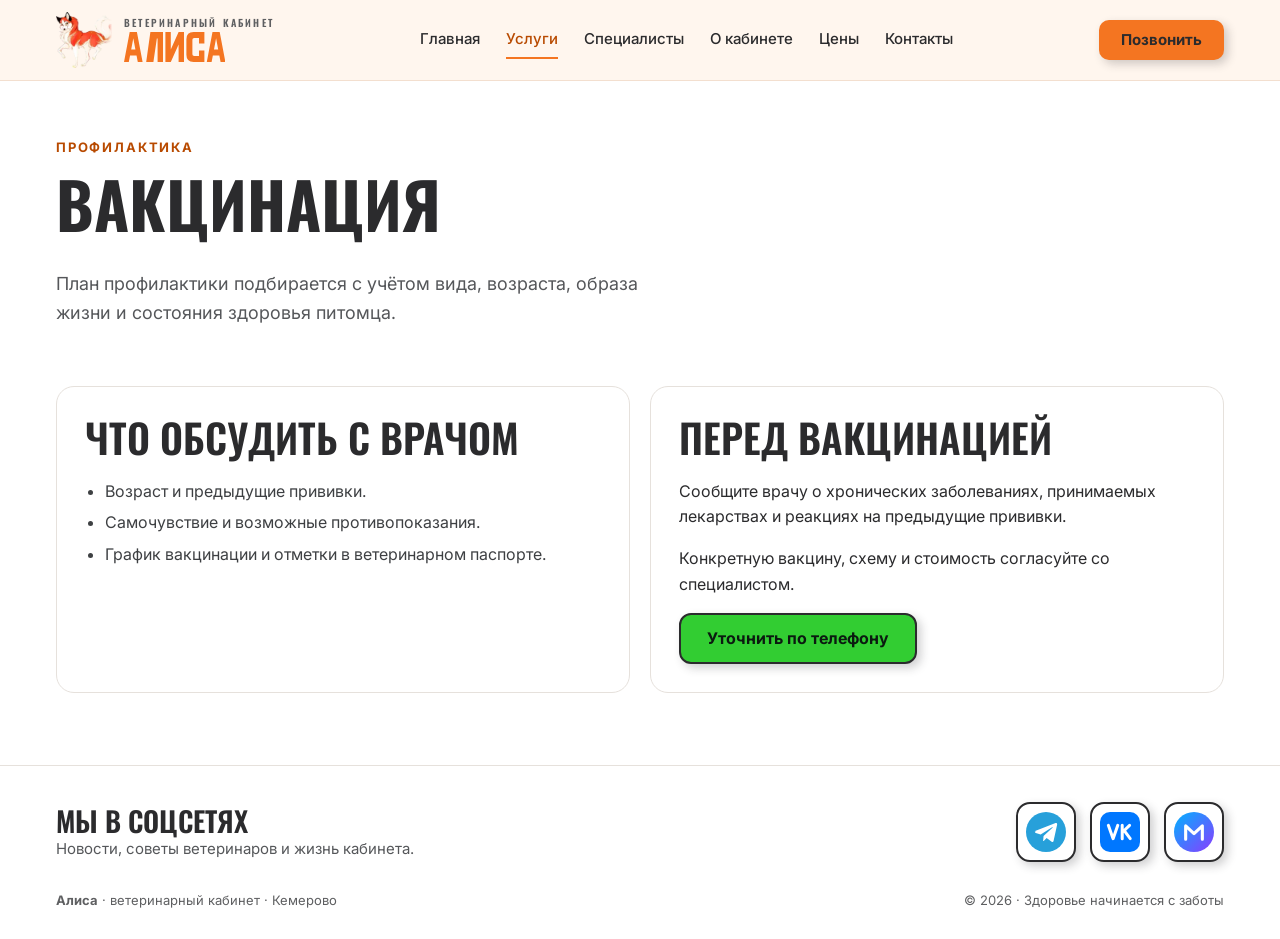
<file: vaccination.html>
<!doctype html><html lang="ru"><head><meta charset="utf-8"><meta name="viewport" content="width=device-width,initial-scale=1"><meta name="theme-color" content="#F47521"><title>Вакцинация — ветеринарный кабинет «Алиса»</title><meta name="description" content="Вакцинация домашних животных в Кемерове с учётом возраста и состояния здоровья."><meta property="og:type" content="website"><meta property="og:locale" content="ru_RU"><meta property="og:title" content="Вакцинация — ветеринарный кабинет «Алиса»"><meta property="og:description" content="Вакцинация домашних животных в Кемерове с учётом возраста и состояния здоровья."><link rel="icon" href="img/favicon.svg" type="image/svg+xml"><link rel="apple-touch-icon" href="img/apple-touch-icon.png"><link rel="preconnect" href="https://fonts.googleapis.com"><link rel="preconnect" href="https://fonts.gstatic.com" crossorigin><link rel="stylesheet" href="css/style.css"><link rel="stylesheet" href="https://fonts.googleapis.com/css2?family=Inter:wght@400;500;600;700&amp;family=Oswald:wght@500;600;700&amp;display=swap"></head><body ontouchstart=""><header class="nav"><div class="container nav-inner"><a class="brand" href="index.html" aria-label="Алиса — ветеринарный кабинет, на главную"><img src="img/mascot-sm.webp" alt="" width="56" height="56"><span><span class="cap">Ветеринарный кабинет</span><svg viewBox="0 0 338 100" role="img" aria-label="Алиса"><g fill="#F47521" fill-rule="evenodd"><path d="M0,100 L19,0 H43 L62,100 H46 L41.8,78 H20.2 L16,100 Z M31,21 L38,58 H24 Z"/><path transform="translate(70,0)" d="M18,0 H60 V100 H42 V22 H39.5 L28,100 H4 Z"/><path transform="translate(138,0)" d="M0,0 H18 V58 L44,0 H62 V100 H44 V42 L18,100 H0 Z"/><path transform="translate(208,0)" d="M60,0 H24 Q0,0 0,24 V76 Q0,100 24,100 H60 V62 H42 V80 H26 Q20,80 20,74 V26 Q20,20 26,20 H42 V38 H60 Z"/><path transform="translate(276,0)" d="M0,100 L19,0 H43 L62,100 H46 L41.8,78 H20.2 L16,100 Z M31,21 L38,58 H24 Z"/></g></svg></span></a><nav class="links" id="menu" aria-label="Основная навигация"><a href="index.html">Главная</a><a href="services.html" aria-current="page">Услуги</a><a href="specialists.html">Специалисты</a><a href="about.html">О кабинете</a><a href="prices.html">Цены</a><a href="contacts.html">Контакты</a></nav><div class="nav-act"><a class="btn orange" href="tel:+79000554636">Позвонить</a><button class="burger" type="button" aria-label="Меню" aria-controls="menu" aria-expanded="false"><span></span></button></div></div></header><main class="container"><section class="page-intro"><div class="eyebrow">Профилактика</div><h1>Вакцинация</h1><p>План профилактики подбирается с учётом вида, возраста, образа жизни и состояния здоровья питомца.</p></section><section class="section split"><div class="panel"><h2>Что обсудить с врачом</h2><ul><li>Возраст и предыдущие прививки.</li><li>Самочувствие и возможные противопоказания.</li><li>График вакцинации и отметки в ветеринарном паспорте.</li></ul></div><div class="panel"><h2>Перед вакцинацией</h2><p>Сообщите врачу о хронических заболеваниях, принимаемых лекарствах и реакциях на предыдущие прививки.</p><p>Конкретную вакцину, схему и стоимость согласуйте со специалистом.</p><a class="btn" href="tel:+79000554636">Уточнить по телефону</a></div></section></main><footer class="footer container"><div class="footer-top"><div><div class="soc-t">Мы в соцсетях</div><div class="soc-s">Новости, советы ветеринаров и жизнь кабинета.</div></div><div class="soc"><a class="ib" href="https://t.me/alisa_vet42" target="_blank" rel="noopener" aria-label="Telegram"><svg viewBox="0 0 36 36" aria-hidden="true"><circle cx="18" cy="18" r="18" fill="#27A0DA"/><path fill="#fff" d="M7.6 17.4 L26.6 10 c.9-.3 1.6.2 1.4 1.4 L24.8 26 c-.2 1-.9 1.3-1.7.8 l-4.5-3.3 -2.2 2.1 c-.3.3-.5.5-1 .5 l.4-4.6 8.3-7.5 c.4-.3-.1-.5-.6-.2 l-10.3 6.5 -4.4-1.4 c-1-.3-1-1 .2-1.5z"/></svg></a><a class="ib" href="https://vk.ru/alisa_vet42" target="_blank" rel="noopener" aria-label="VK"><svg viewBox="0 0 36 36" aria-hidden="true"><rect width="36" height="36" rx="9" fill="#0077FF"/><g fill="none" stroke="#fff" stroke-width="2.7" stroke-linecap="round" stroke-linejoin="round"><path d="M7.5 12 L11.8 24 L16 12"/><path d="M20 12 V24 M26.6 12 L20.4 18 M22 17 L27.2 24"/></g></svg></a><!-- MAX: добавить ссылку на профиль, когда она появится (сейчас — по номеру +7 900 055 46 36) --><span class="ib" role="img" aria-label="MAX: +7 900 055 46 36" title="MAX: +7 900 055 46 36"><svg viewBox="0 0 36 36" aria-hidden="true"><defs><linearGradient id="mx" x1="0" y1="0" x2="1" y2="1"><stop offset="0" stop-color="#00B2FF"/><stop offset="1" stop-color="#8A3CFF"/></linearGradient></defs><circle cx="18" cy="18" r="18" fill="url(#mx)"/><path d="M10.5 24.5 V12.5 L18 19.5 L25.5 12.5 V24.5" fill="none" stroke="#fff" stroke-width="2.8" stroke-linecap="round" stroke-linejoin="round"/></svg></span></div></div><div class="footer-bottom"><span><strong>Алиса</strong> · ветеринарный кабинет · Кемерово</span><span>© <span data-year>2026</span> · Здоровье начинается с заботы</span></div></footer><script src="js/script.js"></script></body></html>
</file>
<file: css/style.css>
:root{--or:#F47521;--ink:#2B2B2D;--mut:#55575A;--cream:#FFF6EE;--line:#E6E1DC;--neon:#32cd32;--dark:#14231A;--gbg:#E8FFE8;--gtx:#0B6B0B;--obg:#FFF0E3;--otx:#8A3B00;--pad:clamp(20px,4.4vw,56px)}
*{box-sizing:border-box}
html{-webkit-text-size-adjust:100%;scroll-behavior:smooth}
body{margin:0;font:16px/1.6 Inter,system-ui,-apple-system,"Segoe UI",Roboto,Arial,sans-serif;color:var(--ink);background:#fff}
img{max-width:100%}
h1,h2,h3{font-family:Oswald,"Arial Narrow",Impact,Arial,sans-serif;line-height:1.1;margin:0 0 .5em}
h1,h2{text-transform:uppercase}
h1{font-weight:700;font-size:clamp(36px,6vw,64px)}
h2{font-weight:600;font-size:clamp(28px,4vw,40px)}
h3{font-weight:600;font-size:24px}
p{margin:0 0 1em}
a{color:inherit}
.container{max-width:1312px;margin:0 auto;padding:0 var(--pad)}
.eyebrow{color:#B84A00;font-size:13px;font-weight:700;letter-spacing:.14em;text-transform:uppercase;margin-bottom:10px}
/* header */
.nav{background:var(--cream);border-bottom:1px solid #F3DFCF;position:sticky;top:0;z-index:20}
.nav-inner{display:flex;align-items:center;justify-content:space-between;gap:16px;padding-top:12px;padding-bottom:12px}
.brand{display:flex;align-items:center;gap:12px;text-decoration:none;color:inherit}
.brand img{width:56px;height:56px;object-fit:contain;flex:none}
.brand .cap{display:block;font:600 10px/1 Oswald,Arial,sans-serif;letter-spacing:.22em;text-transform:uppercase;color:#5E5F61;margin-bottom:4px}
.brand svg{height:30px;width:auto;display:block}
.links{display:flex;gap:26px;font-size:15px;font-weight:500}
.links a{text-decoration:none;padding:6px 0;border-bottom:2px solid transparent}
.links a:hover{color:#B84A00}
.links a[aria-current]{color:#B84A00;border-color:var(--or)}
.nav-act{display:flex;align-items:center;gap:10px}
.nav .btn{padding:11px 22px;font-size:15px;border:none;border-radius:10px}
.burger{display:none;width:44px;height:44px;border:2px solid var(--ink);border-radius:12px;background:#fff;padding:0;cursor:pointer;align-items:center;justify-content:center}
.burger span,.burger span:before,.burger span:after{display:block;width:20px;height:2px;background:var(--ink);border-radius:2px;position:relative;content:""}
.burger span:before{position:absolute;top:-6px}.burger span:after{position:absolute;top:6px}
/* buttons */
.btn{display:inline-flex;align-items:center;justify-content:center;gap:8px;background:var(--neon);color:#0B1A10;border:2px solid var(--ink);border-radius:12px;padding:14px 26px;font:700 16px/1.2 Inter,Arial,sans-serif;text-decoration:none;cursor:pointer;box-shadow:4px 4px 10px rgba(43,43,45,.22);transition:transform .1s ease,box-shadow .1s ease;-webkit-tap-highlight-color:transparent}
.btn:active,.ib:active{transform:translate(2px,2px);box-shadow:inset 3px 3px 7px rgba(0,0,0,.3)}
.btn.secondary{background:#fff;color:var(--ink)}
.btn.orange{background:var(--or);color:var(--ink)}
.btn:focus-visible,.ib:focus-visible,.links a:focus-visible,.burger:focus-visible{outline:3px solid #1B6EF3;outline-offset:3px}
.actions{display:flex;gap:14px;flex-wrap:wrap}
/* hero */
.hero{display:grid;grid-template-columns:1.1fr .9fr;gap:48px;align-items:center;padding:72px 0 56px}
.hero p{font-size:19px;color:var(--mut);max-width:520px;margin:0 0 30px}
.hero h1{margin:22px 0 18px}
.badge{display:inline-flex;align-items:center;gap:10px;background:var(--gbg);color:var(--gtx);font-size:14px;font-weight:600;padding:7px 14px;border-radius:999px}
.badge i{width:10px;height:10px;border-radius:50%;background:var(--neon);box-shadow:0 0 0 4px #22ff2240}
/* photo frame */
.frame{position:relative;justify-self:end;width:100%;max-width:480px;background:var(--or);padding:12px;border-radius:28px;box-shadow:6px 6px 16px rgba(43,43,45,.18)}
.slides{display:flex;overflow-x:auto;scroll-snap-type:x mandatory;scrollbar-width:none;border-radius:18px;-webkit-overflow-scrolling:touch}
.slides::-webkit-scrollbar{display:none}
.slides:focus-visible{outline:3px solid #1B6EF3;outline-offset:3px}
.slide{margin:0;flex:0 0 100%;scroll-snap-align:center;aspect-ratio:4/5;background:var(--cream)}
.slide img{width:100%;height:100%;object-fit:cover;display:block}
.fnav{position:absolute;top:50%;transform:translateY(-50%);width:44px;height:44px;border-radius:50%;border:2px solid var(--ink);background:#fff;color:var(--ink);font:700 26px/1 Inter,Arial,sans-serif;padding:0 0 3px;cursor:pointer;box-shadow:2px 2px 6px rgba(43,43,45,.25)}
.fnav.prev{left:-6px}.fnav.next{right:-6px}
.fnav:active{transform:translateY(-50%) scale(.94)}
.fnav:focus-visible,.dots button:focus-visible{outline:3px solid #1B6EF3;outline-offset:2px}
.dots{position:absolute;left:0;right:0;bottom:22px;display:flex;justify-content:center;gap:8px}
.dots button{width:10px;height:10px;padding:0;border-radius:50%;border:1.5px solid var(--ink);background:#fff;opacity:.85;cursor:pointer}
.dots button[aria-current]{background:var(--neon);width:22px;border-radius:6px;opacity:1}
/* sections */
.section{padding:32px 0 48px}
.section-head p{color:var(--mut);margin-bottom:28px}
.page-intro{padding:56px 0 8px}
.page-intro p{font-size:18px;color:var(--mut);max-width:640px}
.grid{display:grid;grid-template-columns:repeat(3,minmax(0,1fr));gap:20px}
.card{border:1px solid var(--line);border-radius:18px;padding:28px;background:#fff}
.card p{color:var(--mut);margin:0 0 14px}
.price{font-weight:700;margin-bottom:12px}
.link{display:inline-block;font-weight:600;text-decoration:none;border-bottom:2px solid var(--or)}
.link:hover{color:#B84A00}
.symbol{width:48px;height:48px;border-radius:14px;background:var(--gbg);color:var(--gtx);display:grid;place-items:center;margin-bottom:16px}
.symbol svg{width:26px;height:26px}
.split{display:grid;grid-template-columns:1fr 1fr;gap:20px}
.panel{border:1px solid var(--line);border-radius:18px;padding:28px}
.panel.tint{background:var(--cream);border-color:#F3DFCF}
.panel ul{margin:0 0 14px;padding-left:20px;color:#3E4043}
.panel li{margin-bottom:6px}
.container>.panel{margin:20px 0 48px}
.price-list{border:1px solid var(--line);border-radius:18px;overflow:hidden}
.price-row{display:flex;justify-content:space-between;gap:16px;padding:16px 22px;border-bottom:1px solid var(--line)}
.price-row:last-child{border:0}.price-row:nth-child(even){background:#FFFAF6}
.price-row strong{white-space:nowrap}
.note{color:var(--mut);font-size:14px;margin-top:16px}
/* contact */
.contact{background:var(--dark);color:#fff;border-radius:24px;padding:clamp(28px,5vw,56px);display:grid;grid-template-columns:1.1fr .9fr;gap:40px;align-items:center}
.contact h2{color:#fff}
.contact p{color:#C9D8CE;max-width:460px;margin:0 0 24px}
.contact .eyebrow{color:var(--neon)}
.contact .btn{border:none;box-shadow:0 4px 18px rgba(34,255,34,.28)}
.contact .btn:active{box-shadow:inset 3px 3px 7px rgba(0,0,0,.3)}
.detail{padding:14px 0;border-bottom:1px solid #ffffff26}
.detail:last-child{border:0}
.detail small{display:block;color:#9FB8A8;font-size:13px}
.detail a{text-decoration:none}
/* team */
.team{display:grid;grid-template-columns:repeat(3,minmax(0,1fr));gap:20px}
.person{border:1px solid var(--line);border-radius:18px;padding:18px;background:#fff}
.photo{width:100%;aspect-ratio:4/5;object-fit:cover;border-radius:16px;display:block;background:var(--cream)}
.thumbs{display:flex;gap:8px;margin-top:10px}
.thumbs img{width:64px;height:64px;object-fit:cover;border-radius:10px}
.pill{display:inline-block;background:var(--gbg);color:var(--gtx);font-size:13px;font-weight:600;padding:4px 12px;border-radius:999px}
.pill.main{background:var(--obg);color:var(--otx)}
.person h2{font-size:24px;margin:12px 0}
.person ul{margin:0;padding-left:20px;color:#3E4043;font-size:15px}
.person li{margin-bottom:6px}
.person.feat{display:grid;grid-template-columns:.8fr 1.2fr;gap:32px;align-items:center;padding:24px;border-radius:22px;margin-bottom:20px}
.person.feat .photo{aspect-ratio:1/1}
.person.feat h2{font-size:34px}
/* footer */
.footer{margin-top:24px;border-top:1px solid var(--line);padding:36px var(--pad) 28px}
.footer-top{display:flex;justify-content:space-between;align-items:center;gap:20px;flex-wrap:wrap}
.soc-t{font:600 28px/1.2 Oswald,Arial,sans-serif;text-transform:uppercase}
.soc-s{color:var(--mut);font-size:15px}
.soc{display:flex;gap:14px}
.ib{display:flex;background:#fff;border:2px solid var(--ink);padding:8px;border-radius:14px;box-shadow:4px 4px 10px rgba(43,43,45,.22);transition:transform .1s ease,box-shadow .1s ease;-webkit-tap-highlight-color:transparent}
.ib svg{width:40px;height:40px;display:block}
.footer-bottom{display:flex;justify-content:space-between;flex-wrap:wrap;gap:8px;font-size:13px;color:#5E5F61;margin-top:28px}
@media(max-width:920px){
.burger{display:inline-flex}
.links{display:none;position:absolute;left:0;right:0;top:100%;background:var(--cream);flex-direction:column;gap:0;padding:6px var(--pad) 14px;border-bottom:1px solid #F3DFCF}
.links.open{display:flex}
.links a{padding:13px 0;border-bottom:1px solid #F3DFCF}
.grid,.team{grid-template-columns:repeat(2,minmax(0,1fr))}
}
@media(max-width:760px){
.hero{grid-template-columns:1fr;padding:36px 0}
.frame{justify-self:stretch;max-width:none}.slide{aspect-ratio:4/3}.fnav.prev{left:-2px}.fnav.next{right:-2px}
.grid,.split,.contact,.team,.person.feat{grid-template-columns:minmax(0,1fr)}
h1,h2{overflow-wrap:break-word}.panel h2{font-size:26px}
.contact{gap:24px}
.person.feat h2{font-size:28px}
.brand img{width:44px;height:44px}.brand svg{height:24px}.brand .cap{font-size:8px}
.nav .btn{padding:10px 16px}
.price-row{padding:14px 16px}
.page-intro{padding-top:36px}
}
@media(prefers-reduced-motion:reduce){*{transition:none!important;scroll-behavior:auto!important}}

/* accordion (prices) */
.acc{border:1px solid var(--line);border-radius:18px;margin-bottom:14px;background:#fff;overflow:hidden}
.acc summary{cursor:pointer;list-style:none;display:flex;justify-content:space-between;align-items:center;gap:16px;padding:20px 24px;font:600 24px/1.1 Oswald,Arial,sans-serif;text-transform:uppercase}
.acc summary::-webkit-details-marker{display:none}
.acc summary:focus-visible{outline:3px solid #1B6EF3;outline-offset:-3px}
.acc summary:after{content:"+";flex:none;width:36px;height:36px;border-radius:10px;background:var(--gbg);color:var(--gtx);display:grid;place-items:center;font:700 24px/1 Inter,Arial,sans-serif}
.acc[open] summary:after{content:"–";background:var(--obg);color:var(--otx)}
.acc .cnt{margin-left:auto;margin-right:12px;font:500 14px Inter,Arial,sans-serif;text-transform:none;color:var(--mut);white-space:nowrap}
.acc .price-list{border:0;border-top:1px solid var(--line);border-radius:0}
.acc .note{padding:0 22px 18px;margin:0}
.acc[open]{box-shadow:4px 4px 10px rgba(43,43,45,.12)}
.cols{columns:2;column-gap:32px;margin:0;padding-left:20px;color:#3E4043}
.cols li{break-inside:avoid;margin-bottom:8px}
.motto{font:600 clamp(24px,3vw,32px)/1.2 Oswald,Arial,sans-serif;text-transform:uppercase;text-align:center;margin:48px 0 16px;color:#B84A00}
@media(max-width:760px){.cols{columns:1}.acc summary{font-size:20px;padding:16px 18px}.acc .cnt{display:none}}
</file>
